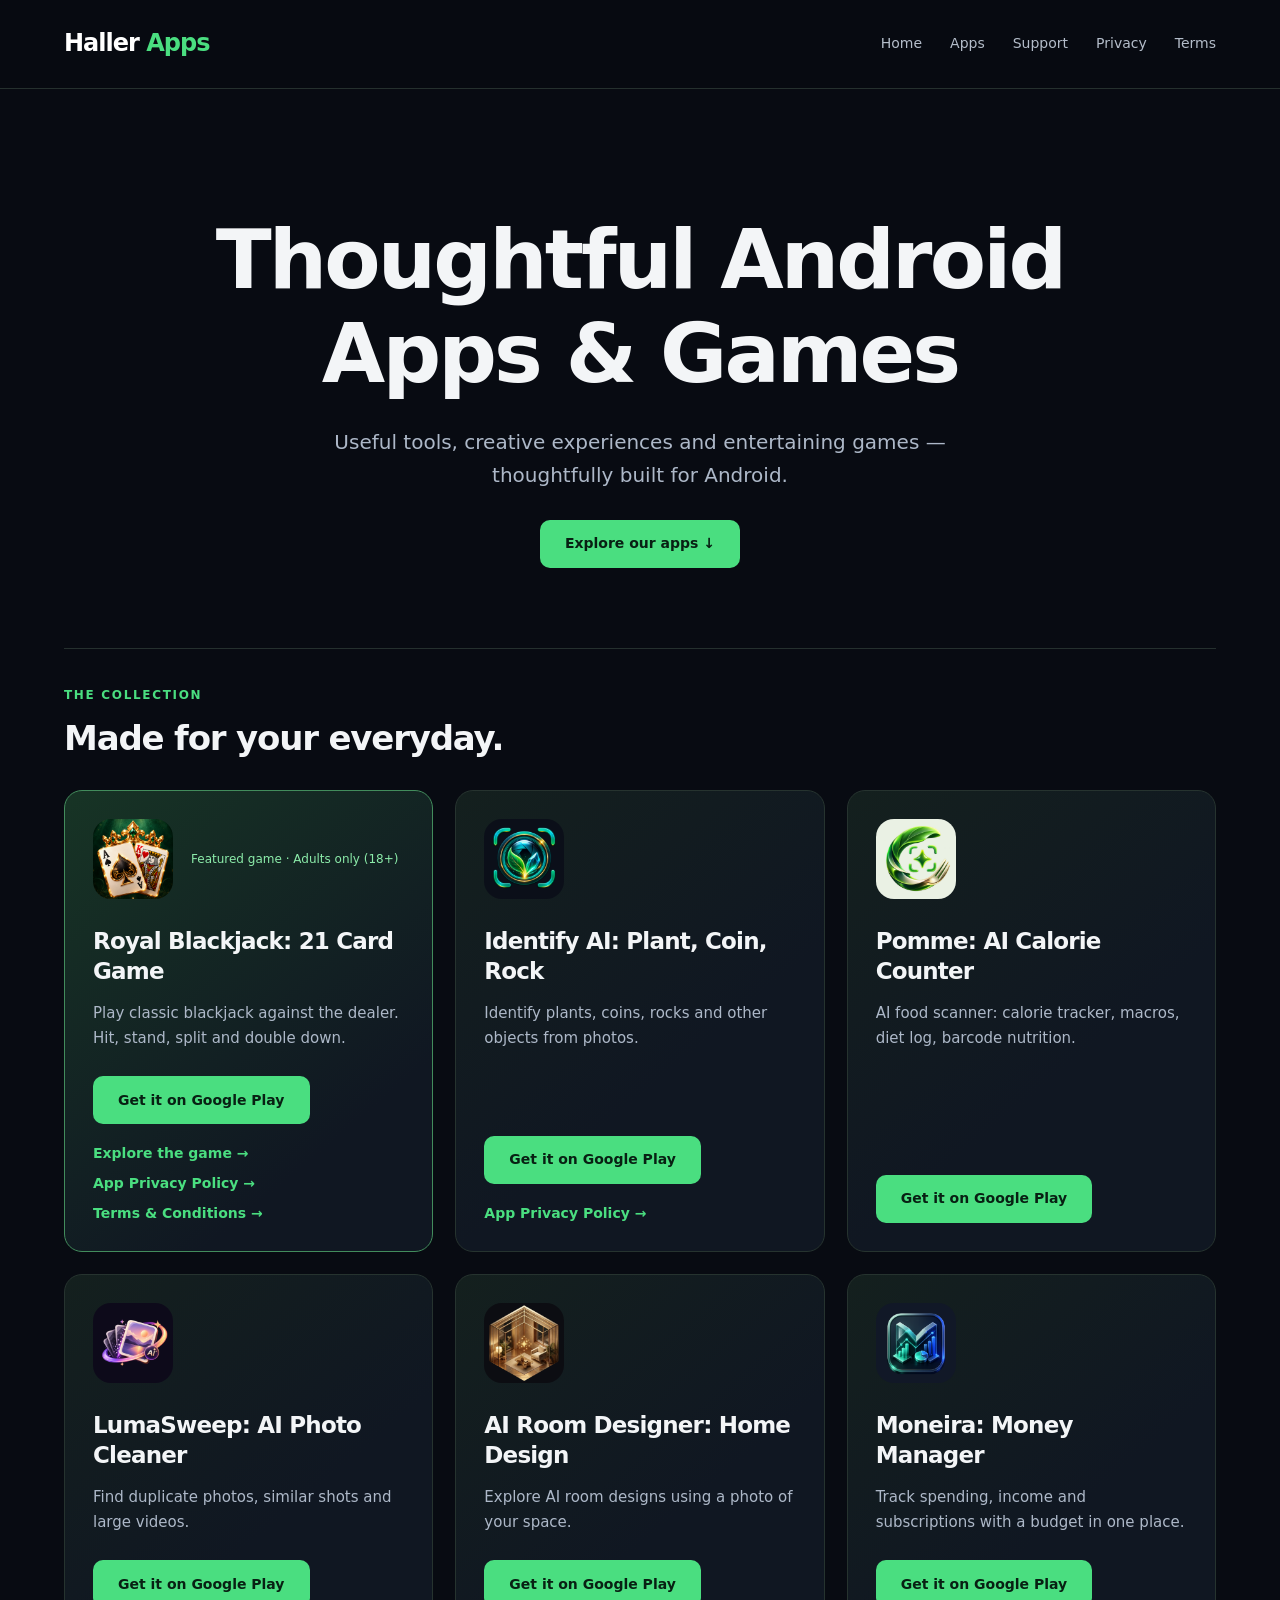
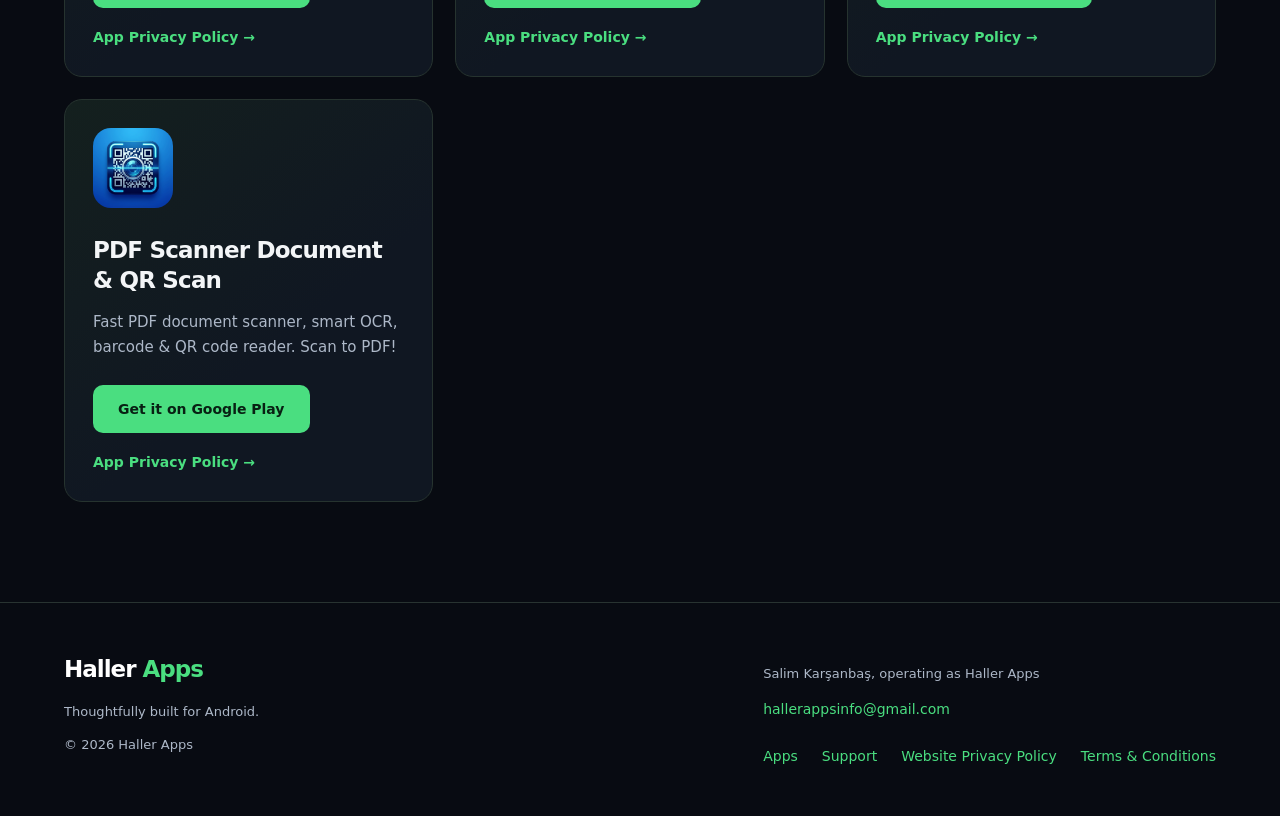
<file: index.html>
<!doctype html>
<html lang="en">
<head>
<meta charset="utf-8">
<meta name="viewport" content="width=device-width, initial-scale=1">
<title>Thoughtful Android Apps &amp; Games | Haller Apps</title>
<meta name="description" content="Useful tools, creative experiences and entertaining games — thoughtfully built for Android.">
<link rel="canonical" href="https://hallerapps.com/">
<meta property="og:type" content="website">
<meta property="og:site_name" content="Haller Apps">
<meta property="og:title" content="Thoughtful Android Apps &amp; Games">
<meta property="og:description" content="Useful tools, creative experiences and entertaining games — thoughtfully built for Android.">
<meta property="og:url" content="https://hallerapps.com/">
<meta property="og:image" content="https://hallerapps.com/assets/images-apps/royal-blackjack.png">
<link rel="icon" href="/assets/favicon.svg" type="image/svg+xml">
<link rel="stylesheet" href="/assets/css/style.css">
<link rel="stylesheet" href="/assets/css/legal.css">
</head>
<body class="">
<a class="skip-link" href="#main">Skip to content</a>
<header class="navbar">
<div class="container">
<a href="/" class="logo" aria-label="Haller Apps home">Haller<span> Apps</span>
</a>
<nav aria-label="Primary navigation">
<a href="/">Home</a>
<a href="/apps/">Apps</a>
<a href="/support/">Support</a>
<a href="/privacy/">Privacy</a>
<a href="/terms/">Terms</a>
</nav>
</div>
</header>
<main id="main">
<section class="hero">
<h1>Thoughtful Android Apps &amp; Games</h1>
<p>Useful tools, creative experiences and entertaining games — thoughtfully built for Android.</p>
<a class="button" href="#applications">Explore our apps ↓</a>
</section>
<section class="app-catalog container" id="applications" aria-label="Applications">
<div class="catalog-heading">
<span class="eyebrow">The collection</span>
<h2>Made for your everyday.</h2>
</div>
<!-- APP_CATALOG:home:START -->
<div class="app-grid">
<article class="card app-card app-card-featured">
    <div class="app-card-top">
        <img class="catalog-icon" src="/assets/images-apps/royal-blackjack.webp" alt="Royal Blackjack: 21 Card Game app icon" width="80" height="80" loading="lazy" decoding="async">
        <span class="catalog-featured">Featured game · Adults only (18+)</span>
    </div>
    <div class="card-content">
        <h3>Royal Blackjack: 21 Card Game</h3>
        <p>Play classic blackjack against the dealer. Hit, stand, split and double down.</p>
    </div>
    <div class="app-actions">
        <a class="button" href="https://play.google.com/store/apps/details?id=com.haller.royalcardclub">Get it on Google Play<span class="sr-only"> — Royal Blackjack: 21 Card Game</span></a>
        <div class="app-card-links">
            <a class="card-link" href="/apps/royal-blackjack/">Explore the game →</a>
            <a class="card-link" href="/apps/royal-blackjack/privacy/">App Privacy Policy →</a>
            <a class="card-link" href="/terms/">Terms &amp; Conditions →</a>
        </div>
    </div>
</article>
<article class="card app-card">
    <div class="app-card-top">
        <img class="catalog-icon" src="/assets/images-apps/identifyai.webp" alt="Identify AI: Plant, Coin, Rock app icon" width="80" height="80" loading="lazy" decoding="async">

    </div>
    <div class="card-content">
        <h3>Identify AI: Plant, Coin, Rock</h3>
        <p>Identify plants, coins, rocks and other objects from photos.</p>
    </div>
    <div class="app-actions">
        <a class="button" href="https://play.google.com/store/apps/details?id=com.haller.identifyai">Get it on Google Play<span class="sr-only"> — Identify AI: Plant, Coin, Rock</span></a>
        <div class="app-card-links">
            <a class="card-link" href="https://sites.google.com/view/identifyaiprivacy/home">App Privacy Policy →</a>
        </div>
    </div>
</article>
<article class="card app-card">
    <div class="app-card-top">
        <img class="catalog-icon" src="/assets/images-apps/calorieai.webp" alt="Pomme: AI Calorie Counter app icon" width="80" height="80" loading="lazy" decoding="async">

    </div>
    <div class="card-content">
        <h3>Pomme: AI Calorie Counter</h3>
        <p>AI food scanner: calorie tracker, macros, diet log, barcode nutrition.</p>
    </div>
    <div class="app-actions">
        <a class="button" href="https://play.google.com/store/apps/details?id=com.haller.calorieai">Get it on Google Play<span class="sr-only"> — Pomme: AI Calorie Counter</span></a>

    </div>
</article>
<article class="card app-card">
    <div class="app-card-top">
        <img class="catalog-icon" src="/assets/images-apps/lumasweep.webp" alt="LumaSweep: AI Photo Cleaner app icon" width="80" height="80" loading="lazy" decoding="async">

    </div>
    <div class="card-content">
        <h3>LumaSweep: AI Photo Cleaner</h3>
        <p>Find duplicate photos, similar shots and large videos.</p>
    </div>
    <div class="app-actions">
        <a class="button" href="https://play.google.com/store/apps/details?id=com.haller.lumasweep">Get it on Google Play<span class="sr-only"> — LumaSweep: AI Photo Cleaner</span></a>
        <div class="app-card-links">
            <a class="card-link" href="https://sites.google.com/view/lumasweepprivacy/home">App Privacy Policy →</a>
        </div>
    </div>
</article>
<article class="card app-card">
    <div class="app-card-top">
        <img class="catalog-icon" src="/assets/images-apps/roomdesigner.webp" alt="AI Room Designer: Home Design app icon" width="80" height="80" loading="lazy" decoding="async">

    </div>
    <div class="card-content">
        <h3>AI Room Designer: Home Design</h3>
        <p>Explore AI room designs using a photo of your space.</p>
    </div>
    <div class="app-actions">
        <a class="button" href="https://play.google.com/store/apps/details?id=com.haller.roomdesigner">Get it on Google Play<span class="sr-only"> — AI Room Designer: Home Design</span></a>
        <div class="app-card-links">
            <a class="card-link" href="https://sites.google.com/view/airoomdesignerprivacy/home">App Privacy Policy →</a>
        </div>
    </div>
</article>
<article class="card app-card">
    <div class="app-card-top">
        <img class="catalog-icon" src="/assets/images-apps/moneymanager.webp" alt="Moneira: Money Manager app icon" width="80" height="80" loading="lazy" decoding="async">

    </div>
    <div class="card-content">
        <h3>Moneira: Money Manager</h3>
        <p>Track spending, income and subscriptions with a budget in one place.</p>
    </div>
    <div class="app-actions">
        <a class="button" href="https://play.google.com/store/apps/details?id=com.haller.moneymanager">Get it on Google Play<span class="sr-only"> — Moneira: Money Manager</span></a>
        <div class="app-card-links">
            <a class="card-link" href="https://sites.google.com/view/moneiraprivacy/home">App Privacy Policy →</a>
        </div>
    </div>
</article>
<article class="card app-card">
    <div class="app-card-top">
        <img class="catalog-icon" src="/assets/images-apps/qrcode.webp" alt="PDF Scanner Document &amp; QR Scan app icon" width="80" height="80" loading="lazy" decoding="async">

    </div>
    <div class="card-content">
        <h3>PDF Scanner Document &amp; QR Scan</h3>
        <p>Fast PDF document scanner, smart OCR, barcode &amp; QR code reader. Scan to PDF!</p>
    </div>
    <div class="app-actions">
        <a class="button" href="https://play.google.com/store/apps/details?id=com.haller.qrcode">Get it on Google Play<span class="sr-only"> — PDF Scanner Document &amp; QR Scan</span></a>
        <div class="app-card-links">
            <a class="card-link" href="/apps/qr-scanner/privacy/">App Privacy Policy →</a>
        </div>
    </div>
</article>
</div>
<!-- APP_CATALOG:home:END -->
</section>
</main>
<footer>
<div class="container footer-grid">
<div>
<a class="logo" href="/">Haller<span> Apps</span>
</a>
<p>Thoughtfully built for Android.</p>
<p>© 2026 Haller Apps</p>
</div>
<div>
<p>Salim Karşanbaş, operating as Haller Apps</p>
<a href="mailto:hallerappsinfo@gmail.com">hallerappsinfo@gmail.com</a>
<div class="footer-links">
<a href="/apps/">Apps</a>
<a href="/support/">Support</a>
<a href="/privacy/">Website Privacy Policy</a>
<a href="/terms/">Terms &amp; Conditions</a>
</div>
</div>
</div>
</footer>
<script src="/assets/js/main.js" defer>
</script>
</body>
</html>
</file>
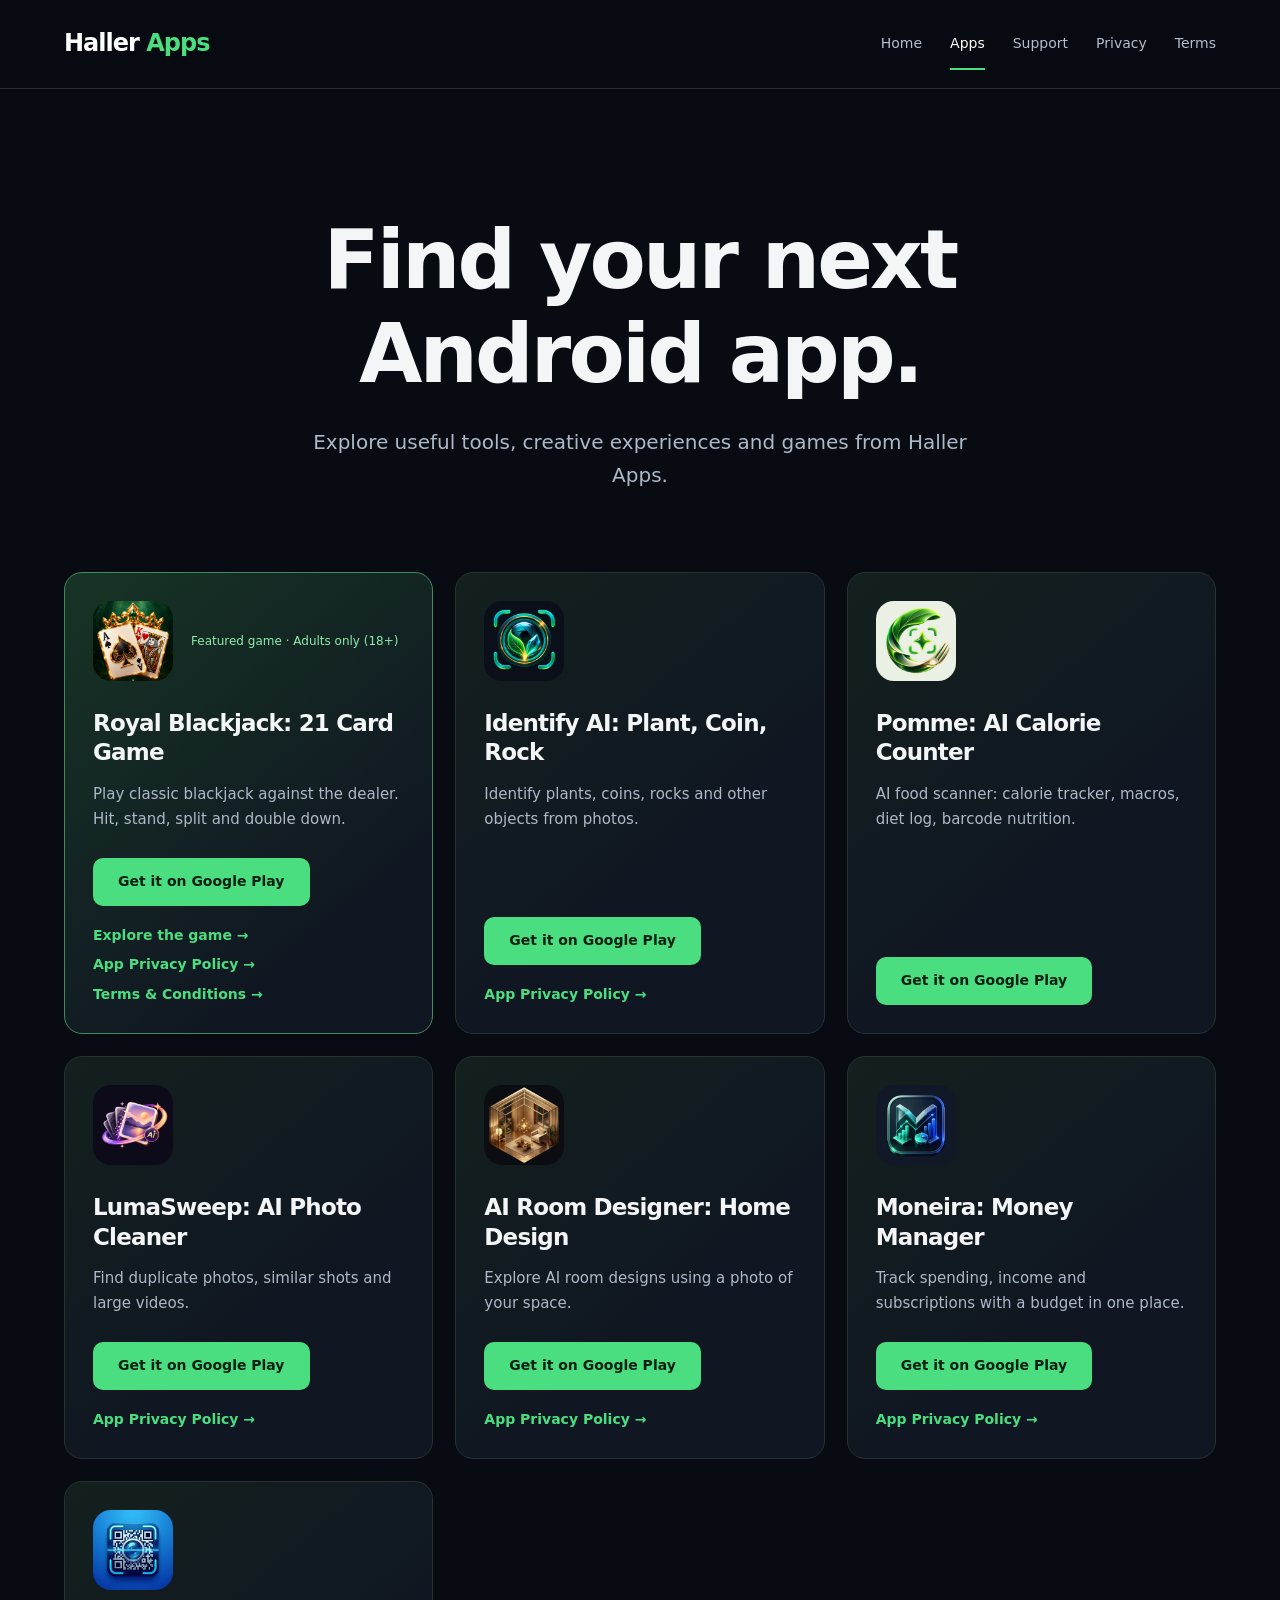
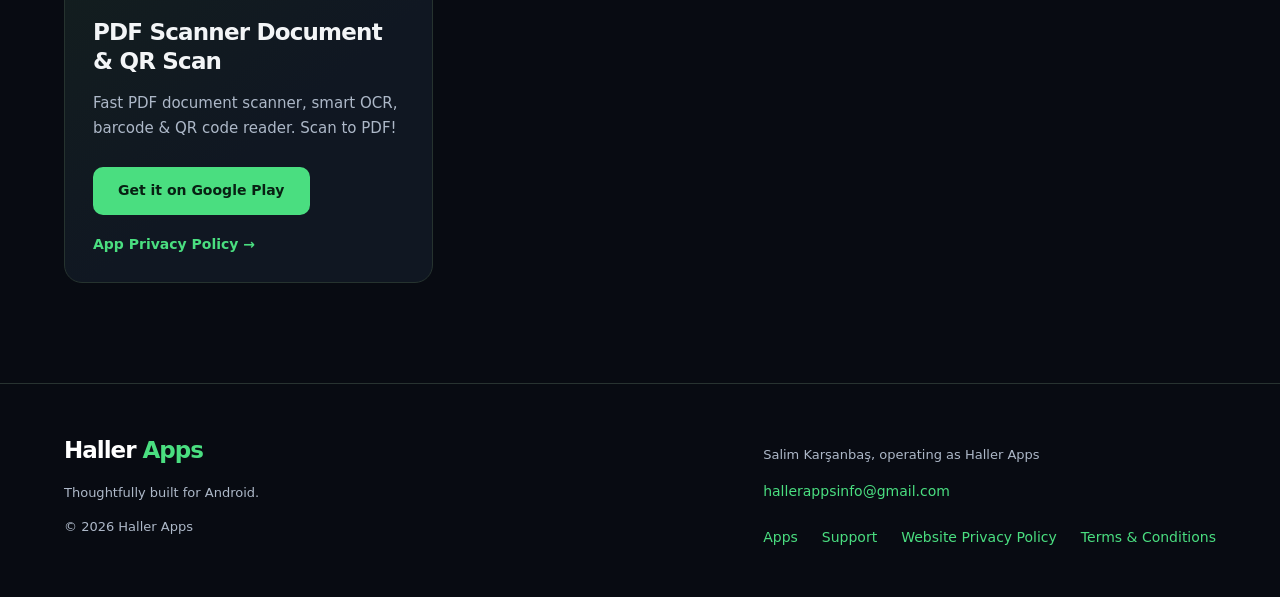
<file: apps/index.html>
<!doctype html>
<html lang="en">
<head>
<meta charset="utf-8">
<meta name="viewport" content="width=device-width, initial-scale=1">
<title>Find your next Android app. | Haller Apps</title>
<meta name="description" content="Explore useful tools, creative experiences and games from Haller Apps.">
<link rel="canonical" href="https://hallerapps.com/apps/">
<meta property="og:type" content="website">
<meta property="og:site_name" content="Haller Apps">
<meta property="og:title" content="Find your next Android app.">
<meta property="og:description" content="Explore useful tools, creative experiences and games from Haller Apps.">
<meta property="og:url" content="https://hallerapps.com/apps/">
<meta property="og:image" content="https://hallerapps.com/assets/images-apps/royal-blackjack.png">
<link rel="icon" href="/assets/favicon.svg" type="image/svg+xml">
<link rel="stylesheet" href="/assets/css/style.css">
<link rel="stylesheet" href="/assets/css/legal.css">
</head>
<body class="">
<a class="skip-link" href="#main">Skip to content</a>
<header class="navbar">
<div class="container">
<a href="/" class="logo" aria-label="Haller Apps home">Haller<span> Apps</span>
</a>
<nav aria-label="Primary navigation">
<a href="/">Home</a>
<a href="/apps/">Apps</a>
<a href="/support/">Support</a>
<a href="/privacy/">Privacy</a>
<a href="/terms/">Terms</a>
</nav>
</div>
</header>
<main id="main">
<section class="hero">
<h1>Find your next Android app.</h1>
<p>Explore useful tools, creative experiences and games from Haller Apps.</p>
</section>
<section class="app-catalog container" id="applications" aria-label="Applications">
<!-- APP_CATALOG:catalog:START -->
<div class="app-grid">
<article class="card app-card app-card-featured">
    <div class="app-card-top">
        <img class="catalog-icon" src="/assets/images-apps/royal-blackjack.webp" alt="Royal Blackjack: 21 Card Game app icon" width="80" height="80" loading="lazy" decoding="async">
        <span class="catalog-featured">Featured game · Adults only (18+)</span>
    </div>
    <div class="card-content">
        <h2>Royal Blackjack: 21 Card Game</h2>
        <p>Play classic blackjack against the dealer. Hit, stand, split and double down.</p>
    </div>
    <div class="app-actions">
        <a class="button" href="https://play.google.com/store/apps/details?id=com.haller.royalcardclub">Get it on Google Play<span class="sr-only"> — Royal Blackjack: 21 Card Game</span></a>
        <div class="app-card-links">
            <a class="card-link" href="/apps/royal-blackjack/">Explore the game →</a>
            <a class="card-link" href="/apps/royal-blackjack/privacy/">App Privacy Policy →</a>
            <a class="card-link" href="/terms/">Terms &amp; Conditions →</a>
        </div>
    </div>
</article>
<article class="card app-card">
    <div class="app-card-top">
        <img class="catalog-icon" src="/assets/images-apps/identifyai.webp" alt="Identify AI: Plant, Coin, Rock app icon" width="80" height="80" loading="lazy" decoding="async">

    </div>
    <div class="card-content">
        <h2>Identify AI: Plant, Coin, Rock</h2>
        <p>Identify plants, coins, rocks and other objects from photos.</p>
    </div>
    <div class="app-actions">
        <a class="button" href="https://play.google.com/store/apps/details?id=com.haller.identifyai">Get it on Google Play<span class="sr-only"> — Identify AI: Plant, Coin, Rock</span></a>
        <div class="app-card-links">
            <a class="card-link" href="https://sites.google.com/view/identifyaiprivacy/home">App Privacy Policy →</a>
        </div>
    </div>
</article>
<article class="card app-card">
    <div class="app-card-top">
        <img class="catalog-icon" src="/assets/images-apps/calorieai.webp" alt="Pomme: AI Calorie Counter app icon" width="80" height="80" loading="lazy" decoding="async">

    </div>
    <div class="card-content">
        <h2>Pomme: AI Calorie Counter</h2>
        <p>AI food scanner: calorie tracker, macros, diet log, barcode nutrition.</p>
    </div>
    <div class="app-actions">
        <a class="button" href="https://play.google.com/store/apps/details?id=com.haller.calorieai">Get it on Google Play<span class="sr-only"> — Pomme: AI Calorie Counter</span></a>

    </div>
</article>
<article class="card app-card">
    <div class="app-card-top">
        <img class="catalog-icon" src="/assets/images-apps/lumasweep.webp" alt="LumaSweep: AI Photo Cleaner app icon" width="80" height="80" loading="lazy" decoding="async">

    </div>
    <div class="card-content">
        <h2>LumaSweep: AI Photo Cleaner</h2>
        <p>Find duplicate photos, similar shots and large videos.</p>
    </div>
    <div class="app-actions">
        <a class="button" href="https://play.google.com/store/apps/details?id=com.haller.lumasweep">Get it on Google Play<span class="sr-only"> — LumaSweep: AI Photo Cleaner</span></a>
        <div class="app-card-links">
            <a class="card-link" href="https://sites.google.com/view/lumasweepprivacy/home">App Privacy Policy →</a>
        </div>
    </div>
</article>
<article class="card app-card">
    <div class="app-card-top">
        <img class="catalog-icon" src="/assets/images-apps/roomdesigner.webp" alt="AI Room Designer: Home Design app icon" width="80" height="80" loading="lazy" decoding="async">

    </div>
    <div class="card-content">
        <h2>AI Room Designer: Home Design</h2>
        <p>Explore AI room designs using a photo of your space.</p>
    </div>
    <div class="app-actions">
        <a class="button" href="https://play.google.com/store/apps/details?id=com.haller.roomdesigner">Get it on Google Play<span class="sr-only"> — AI Room Designer: Home Design</span></a>
        <div class="app-card-links">
            <a class="card-link" href="https://sites.google.com/view/airoomdesignerprivacy/home">App Privacy Policy →</a>
        </div>
    </div>
</article>
<article class="card app-card">
    <div class="app-card-top">
        <img class="catalog-icon" src="/assets/images-apps/moneymanager.webp" alt="Moneira: Money Manager app icon" width="80" height="80" loading="lazy" decoding="async">

    </div>
    <div class="card-content">
        <h2>Moneira: Money Manager</h2>
        <p>Track spending, income and subscriptions with a budget in one place.</p>
    </div>
    <div class="app-actions">
        <a class="button" href="https://play.google.com/store/apps/details?id=com.haller.moneymanager">Get it on Google Play<span class="sr-only"> — Moneira: Money Manager</span></a>
        <div class="app-card-links">
            <a class="card-link" href="https://sites.google.com/view/moneiraprivacy/home">App Privacy Policy →</a>
        </div>
    </div>
</article>
<article class="card app-card">
    <div class="app-card-top">
        <img class="catalog-icon" src="/assets/images-apps/qrcode.webp" alt="PDF Scanner Document &amp; QR Scan app icon" width="80" height="80" loading="lazy" decoding="async">

    </div>
    <div class="card-content">
        <h2>PDF Scanner Document &amp; QR Scan</h2>
        <p>Fast PDF document scanner, smart OCR, barcode &amp; QR code reader. Scan to PDF!</p>
    </div>
    <div class="app-actions">
        <a class="button" href="https://play.google.com/store/apps/details?id=com.haller.qrcode">Get it on Google Play<span class="sr-only"> — PDF Scanner Document &amp; QR Scan</span></a>
        <div class="app-card-links">
            <a class="card-link" href="/apps/qr-scanner/privacy/">App Privacy Policy →</a>
        </div>
    </div>
</article>
</div>
<!-- APP_CATALOG:catalog:END -->
</section>
</main>
<footer>
<div class="container footer-grid">
<div>
<a class="logo" href="/">Haller<span> Apps</span>
</a>
<p>Thoughtfully built for Android.</p>
<p>© 2026 Haller Apps</p>
</div>
<div>
<p>Salim Karşanbaş, operating as Haller Apps</p>
<a href="mailto:hallerappsinfo@gmail.com">hallerappsinfo@gmail.com</a>
<div class="footer-links">
<a href="/apps/">Apps</a>
<a href="/support/">Support</a>
<a href="/privacy/">Website Privacy Policy</a>
<a href="/terms/">Terms &amp; Conditions</a>
</div>
</div>
</div>
</footer>
<script src="/assets/js/main.js" defer>
</script>
</body>
</html>
</file>
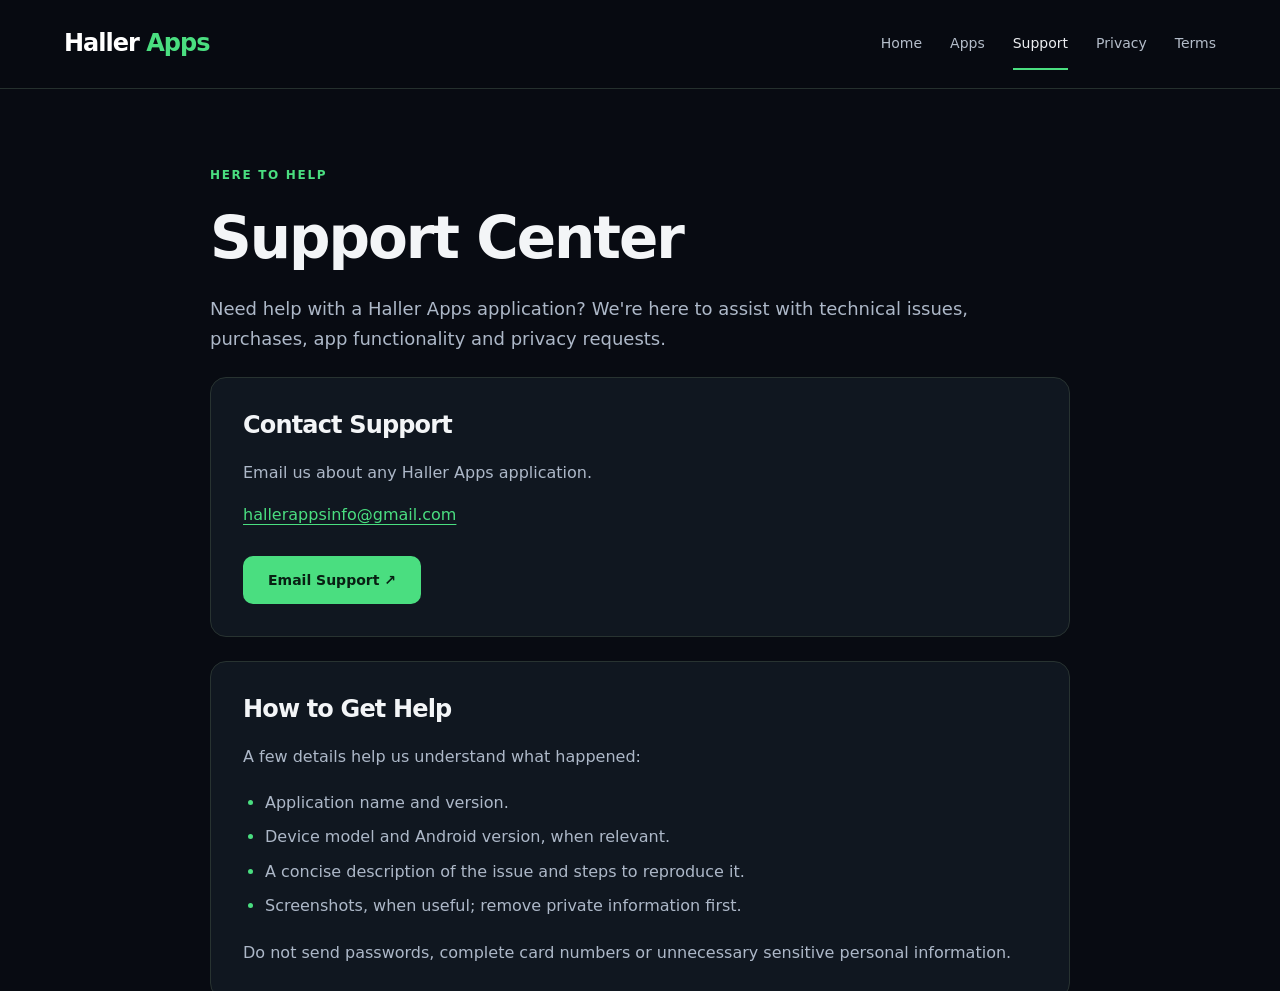
<file: contact/index.html>
<!doctype html>
<html lang="en">
<head>
<meta charset="utf-8">
<meta name="viewport" content="width=device-width, initial-scale=1">
<meta http-equiv="refresh" content="0; url=/support/">
<title>Contact Support | Haller Apps</title>
<meta name="description" content="Contact Haller Apps support.">
<link rel="canonical" href="https://hallerapps.com/contact/">
<meta property="og:type" content="website">
<meta property="og:site_name" content="Haller Apps">
<meta property="og:title" content="Contact Support">
<meta property="og:description" content="Contact Haller Apps support.">
<meta property="og:url" content="https://hallerapps.com/contact/">
<meta property="og:image" content="https://hallerapps.com/assets/images-apps/royal-blackjack.png">
<link rel="icon" href="/assets/favicon.svg" type="image/svg+xml">
<link rel="stylesheet" href="/assets/css/style.css">
<link rel="stylesheet" href="/assets/css/legal.css">
</head>
<body class="">
<a class="skip-link" href="#main">Skip to content</a>
<header class="navbar">
<div class="container">
<a href="/" class="logo" aria-label="Haller Apps home">Haller<span> Apps</span>
</a>
<nav aria-label="Primary navigation">
<a href="/">Home</a>
<a href="/apps/">Apps</a>
<a href="/support/">Support</a>
<a href="/privacy/">Privacy</a>
<a href="/terms/">Terms</a>
</nav>
</div>
</header>
<main id="main" class="page">
<h1>Contact Support</h1>
<p>For application, purchase and privacy questions, visit our Support Center.</p>
<a class="button" href="/support/">Go to Support</a>
<p>
<a href="mailto:hallerappsinfo@gmail.com">hallerappsinfo@gmail.com</a>
</p>
</main>
<footer>
<div class="container footer-grid">
<div>
<a class="logo" href="/">Haller<span> Apps</span>
</a>
<p>Thoughtfully built for Android.</p>
<p>© 2026 Haller Apps</p>
</div>
<div>
<p>Salim Karşanbaş, operating as Haller Apps</p>
<a href="mailto:hallerappsinfo@gmail.com">hallerappsinfo@gmail.com</a>
<div class="footer-links">
<a href="/apps/">Apps</a>
<a href="/support/">Support</a>
<a href="/privacy/">Website Privacy Policy</a>
<a href="/terms/">Terms &amp; Conditions</a>
</div>
</div>
</div>
</footer>
<script src="/assets/js/main.js" defer>
</script>
</body>
</html>
</file>
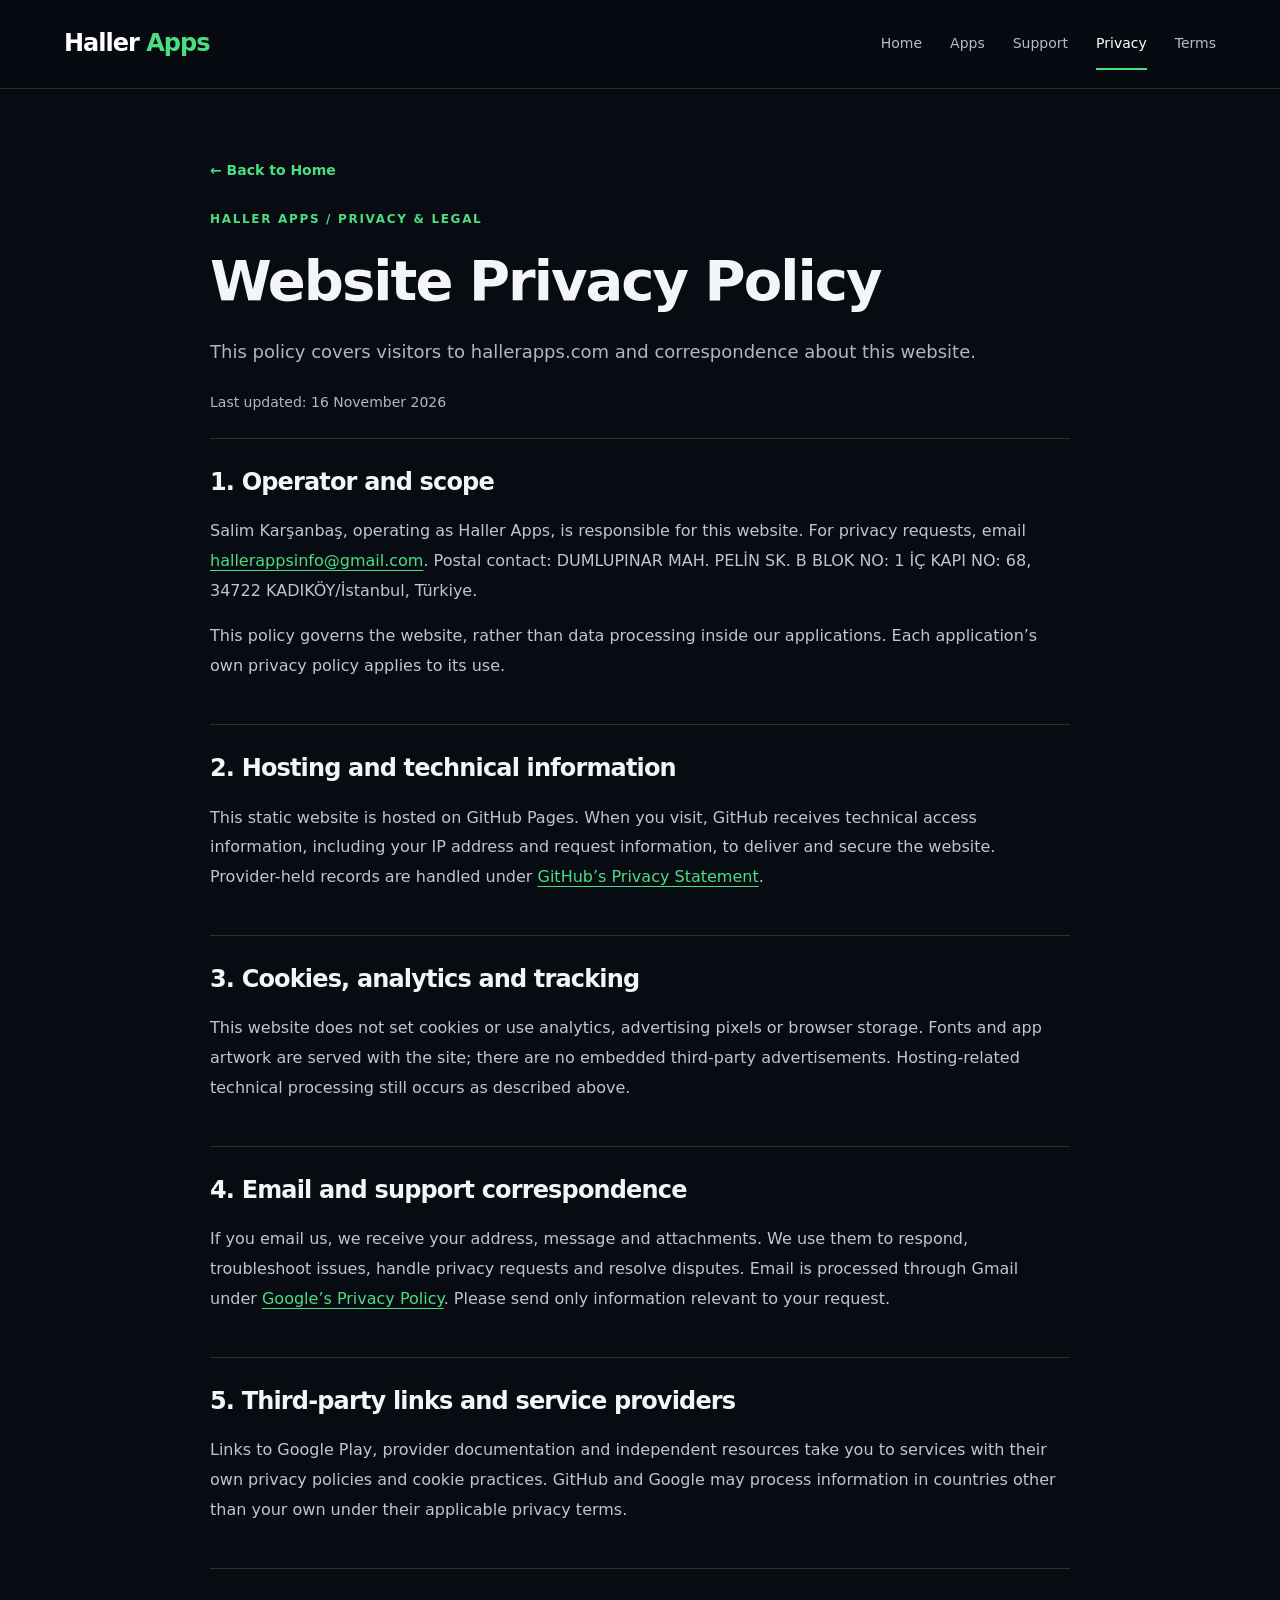
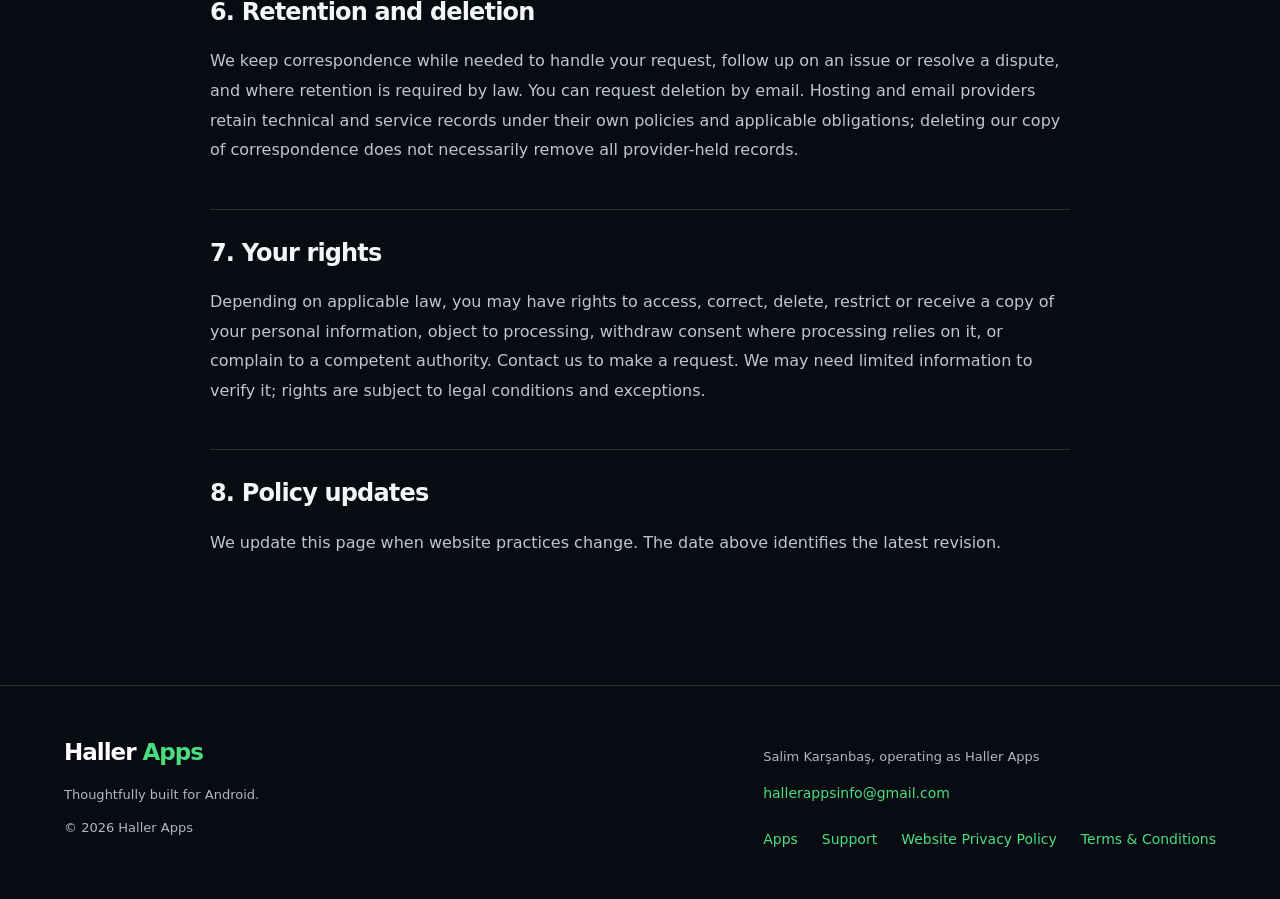
<file: privacy/index.html>
<!doctype html>
<html lang="en">
<head>
<meta charset="utf-8">
<meta name="viewport" content="width=device-width, initial-scale=1">
<title>Website Privacy Policy | Haller Apps</title>
<meta name="description" content="This policy covers visitors to hallerapps.com and correspondence about this website.">
<link rel="canonical" href="https://hallerapps.com/privacy/">
<meta property="og:type" content="website">
<meta property="og:site_name" content="Haller Apps">
<meta property="og:title" content="Website Privacy Policy">
<meta property="og:description" content="This policy covers visitors to hallerapps.com and correspondence about this website.">
<meta property="og:url" content="https://hallerapps.com/privacy/">
<meta property="og:image" content="https://hallerapps.com/assets/images-apps/royal-blackjack.png">
<link rel="icon" href="/assets/favicon.svg" type="image/svg+xml">
<link rel="stylesheet" href="/assets/css/style.css">
<link rel="stylesheet" href="/assets/css/legal.css">
</head>
<body class="">
<a class="skip-link" href="#main">Skip to content</a>
<header class="navbar">
<div class="container">
<a href="/" class="logo" aria-label="Haller Apps home">Haller<span> Apps</span>
</a>
<nav aria-label="Primary navigation">
<a href="/">Home</a>
<a href="/apps/">Apps</a>
<a href="/support/">Support</a>
<a href="/privacy/">Privacy</a>
<a href="/terms/">Terms</a>
</nav>
</div>
</header>
<main id="main" class="page legal-page">
<div class="back-links">
<a class="card-link" href="/">← Back to Home</a>
</div>
<div class="legal-heading">
<span class="eyebrow">Haller Apps / Privacy &amp; legal</span>
<h1>Website Privacy Policy</h1>
</div>
<p>This policy covers visitors to hallerapps.com and correspondence about this website.</p>
<p class="updated">Last updated: <time datetime="2026-11-16">16 November 2026</time>
</p>
<section class="support-card">
<h2>1. Operator and scope</h2>
<p>Salim Karşanbaş, operating as Haller Apps, is responsible for this website. For privacy requests, email <a href="mailto:hallerappsinfo@gmail.com">hallerappsinfo@gmail.com</a>. Postal contact: DUMLUPINAR MAH. PELİN SK. B BLOK NO: 1 İÇ KAPI NO: 68, 34722 KADIKÖY/İstanbul, Türkiye.</p>
<p>This policy governs the website, rather than data processing inside our applications. Each application’s own privacy policy applies to its use.</p>
</section>
<section class="support-card">
<h2>2. Hosting and technical information</h2>
<p>This static website is hosted on GitHub Pages. When you visit, GitHub receives technical access information, including your IP address and request information, to deliver and secure the website. Provider-held records are handled under <a href="https://docs.github.com/en/site-policy/privacy-policies/github-general-privacy-statement">GitHub’s Privacy Statement</a>.</p>
</section>
<section class="support-card">
<h2>3. Cookies, analytics and tracking</h2>
<p>This website does not set cookies or use analytics, advertising pixels or browser storage. Fonts and app artwork are served with the site; there are no embedded third-party advertisements. Hosting-related technical processing still occurs as described above.</p>
</section>
<section class="support-card">
<h2>4. Email and support correspondence</h2>
<p>If you email us, we receive your address, message and attachments. We use them to respond, troubleshoot issues, handle privacy requests and resolve disputes. Email is processed through Gmail under <a href="https://policies.google.com/privacy">Google’s Privacy Policy</a>. Please send only information relevant to your request.</p>
</section>
<section class="support-card">
<h2>5. Third-party links and service providers</h2>
<p>Links to Google Play, provider documentation and independent resources take you to services with their own privacy policies and cookie practices. GitHub and Google may process information in countries other than your own under their applicable privacy terms.</p>
</section>
<section class="support-card">
<h2>6. Retention and deletion</h2>
<p>We keep correspondence while needed to handle your request, follow up on an issue or resolve a dispute, and where retention is required by law. You can request deletion by email. Hosting and email providers retain technical and service records under their own policies and applicable obligations; deleting our copy of correspondence does not necessarily remove all provider-held records.</p>
</section>
<section class="support-card">
<h2>7. Your rights</h2>
<p>Depending on applicable law, you may have rights to access, correct, delete, restrict or receive a copy of your personal information, object to processing, withdraw consent where processing relies on it, or complain to a competent authority. Contact us to make a request. We may need limited information to verify it; rights are subject to legal conditions and exceptions.</p>
</section>
<section class="support-card">
<h2>8. Policy updates</h2>
<p>We update this page when website practices change. The date above identifies the latest revision.</p>
</section>
</main>
<footer>
<div class="container footer-grid">
<div>
<a class="logo" href="/">Haller<span> Apps</span>
</a>
<p>Thoughtfully built for Android.</p>
<p>© 2026 Haller Apps</p>
</div>
<div>
<p>Salim Karşanbaş, operating as Haller Apps</p>
<a href="mailto:hallerappsinfo@gmail.com">hallerappsinfo@gmail.com</a>
<div class="footer-links">
<a href="/apps/">Apps</a>
<a href="/support/">Support</a>
<a href="/privacy/">Website Privacy Policy</a>
<a href="/terms/">Terms &amp; Conditions</a>
</div>
</div>
</div>
</footer>
<script src="/assets/js/main.js" defer>
</script>
</body>
</html>
</file>
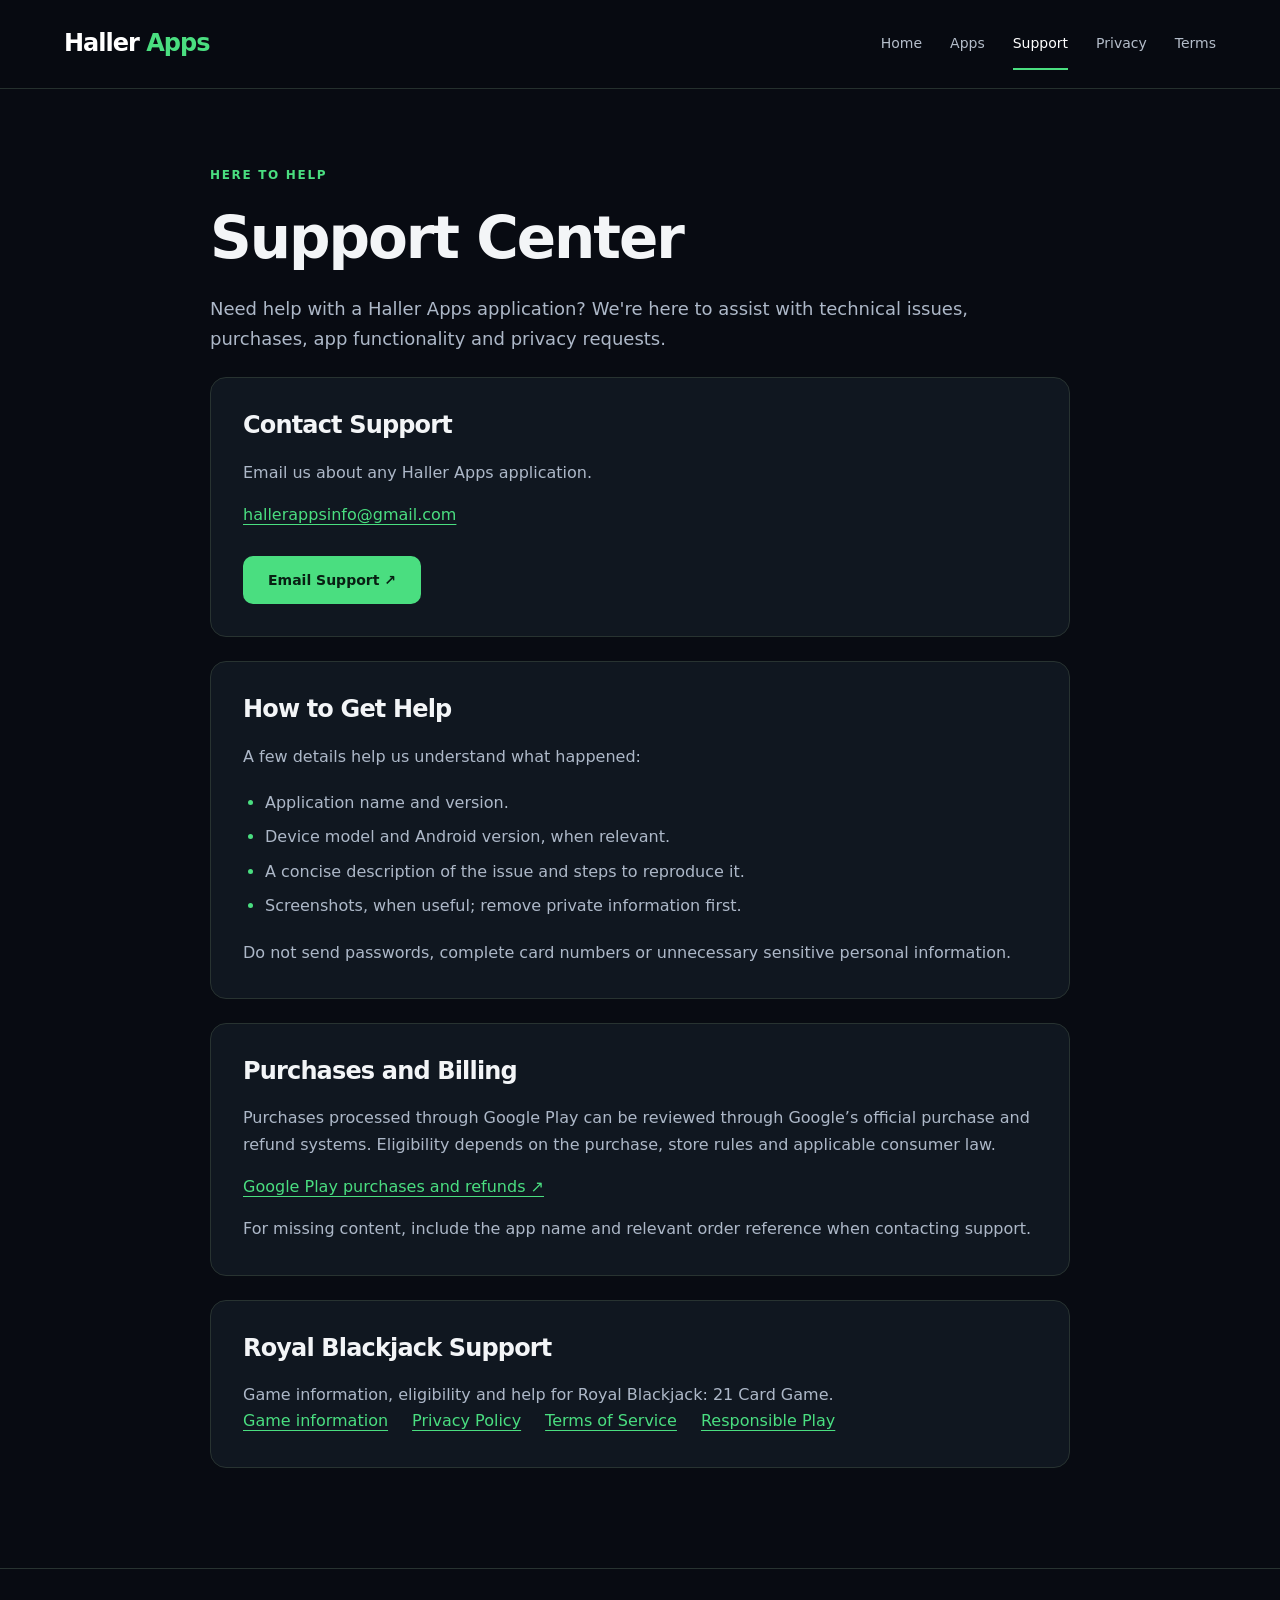
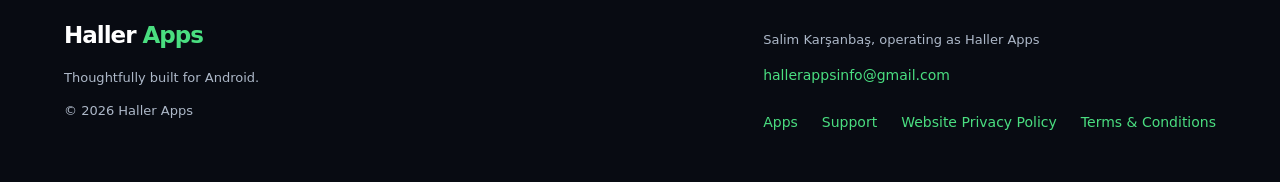
<file: support/index.html>
<!doctype html>
<html lang="en">
<head>
<meta charset="utf-8">
<meta name="viewport" content="width=device-width, initial-scale=1">
<title>Support Center | Haller Apps</title>
<meta name="description" content="Help with Haller Apps applications, purchases and privacy requests.">
<link rel="canonical" href="https://hallerapps.com/support/">
<meta property="og:type" content="website">
<meta property="og:site_name" content="Haller Apps">
<meta property="og:title" content="Support Center">
<meta property="og:description" content="Help with Haller Apps applications, purchases and privacy requests.">
<meta property="og:url" content="https://hallerapps.com/support/">
<meta property="og:image" content="https://hallerapps.com/assets/images-apps/royal-blackjack.png">
<link rel="icon" href="/assets/favicon.svg" type="image/svg+xml">
<link rel="stylesheet" href="/assets/css/style.css">
<link rel="stylesheet" href="/assets/css/legal.css">
</head>
<body class="">
<a class="skip-link" href="#main">Skip to content</a>
<header class="navbar">
<div class="container">
<a href="/" class="logo" aria-label="Haller Apps home">Haller<span> Apps</span>
</a>
<nav aria-label="Primary navigation">
<a href="/">Home</a>
<a href="/apps/">Apps</a>
<a href="/support/">Support</a>
<a href="/privacy/">Privacy</a>
<a href="/terms/">Terms</a>
</nav>
</div>
</header>
<main id="main" class="page">
<span class="eyebrow">Here to help</span>
<h1>Support Center</h1>
<p>Need help with a Haller Apps application? We're here to assist with technical issues, purchases, app functionality and privacy requests.</p>
<section class="support-card">
<h2>Contact Support</h2>
<p>Email us about any Haller Apps application.</p>
<p>
<a href="mailto:hallerappsinfo@gmail.com">hallerappsinfo@gmail.com</a>
</p>
<a class="button" href="mailto:hallerappsinfo@gmail.com?subject=Haller%20Apps%20Support">Email Support ↗</a>
</section>
<section class="support-card">
<h2>How to Get Help</h2>
<p>A few details help us understand what happened:</p>
<ul>
<li>Application name and version.</li>
<li>Device model and Android version, when relevant.</li>
<li>A concise description of the issue and steps to reproduce it.</li>
<li>Screenshots, when useful; remove private information first.</li>
</ul>
<p>Do not send passwords, complete card numbers or unnecessary sensitive personal information.</p>
</section>
<section class="support-card">
<h2>Purchases and Billing</h2>
<p>Purchases processed through Google Play can be reviewed through Google’s official purchase and refund systems. Eligibility depends on the purchase, store rules and applicable consumer law.</p>
<p>
<a href="https://support.google.com/googleplay/answer/2479637">Google Play purchases and refunds ↗</a>
</p>
<p>For missing content, include the app name and relevant order reference when contacting support.</p>
</section>
<section class="support-card" id="royal-blackjack-support">
<h2>Royal Blackjack Support</h2>
<p>Game information, eligibility and help for Royal Blackjack: 21 Card Game.</p>
<div class="legal-links">
<a href="/apps/royal-blackjack/">Game information</a>
<a href="/apps/royal-blackjack/privacy/">Privacy Policy</a>
<a href="/apps/royal-blackjack/terms/">Terms of Service</a>
<a href="/apps/royal-blackjack/#responsible-play">Responsible Play</a>
</div>
</section>
</main>
<footer>
<div class="container footer-grid">
<div>
<a class="logo" href="/">Haller<span> Apps</span>
</a>
<p>Thoughtfully built for Android.</p>
<p>© 2026 Haller Apps</p>
</div>
<div>
<p>Salim Karşanbaş, operating as Haller Apps</p>
<a href="mailto:hallerappsinfo@gmail.com">hallerappsinfo@gmail.com</a>
<div class="footer-links">
<a href="/apps/">Apps</a>
<a href="/support/">Support</a>
<a href="/privacy/">Website Privacy Policy</a>
<a href="/terms/">Terms &amp; Conditions</a>
</div>
</div>
</div>
</footer>
<script src="/assets/js/main.js" defer>
</script>
</body>
</html>
</file>
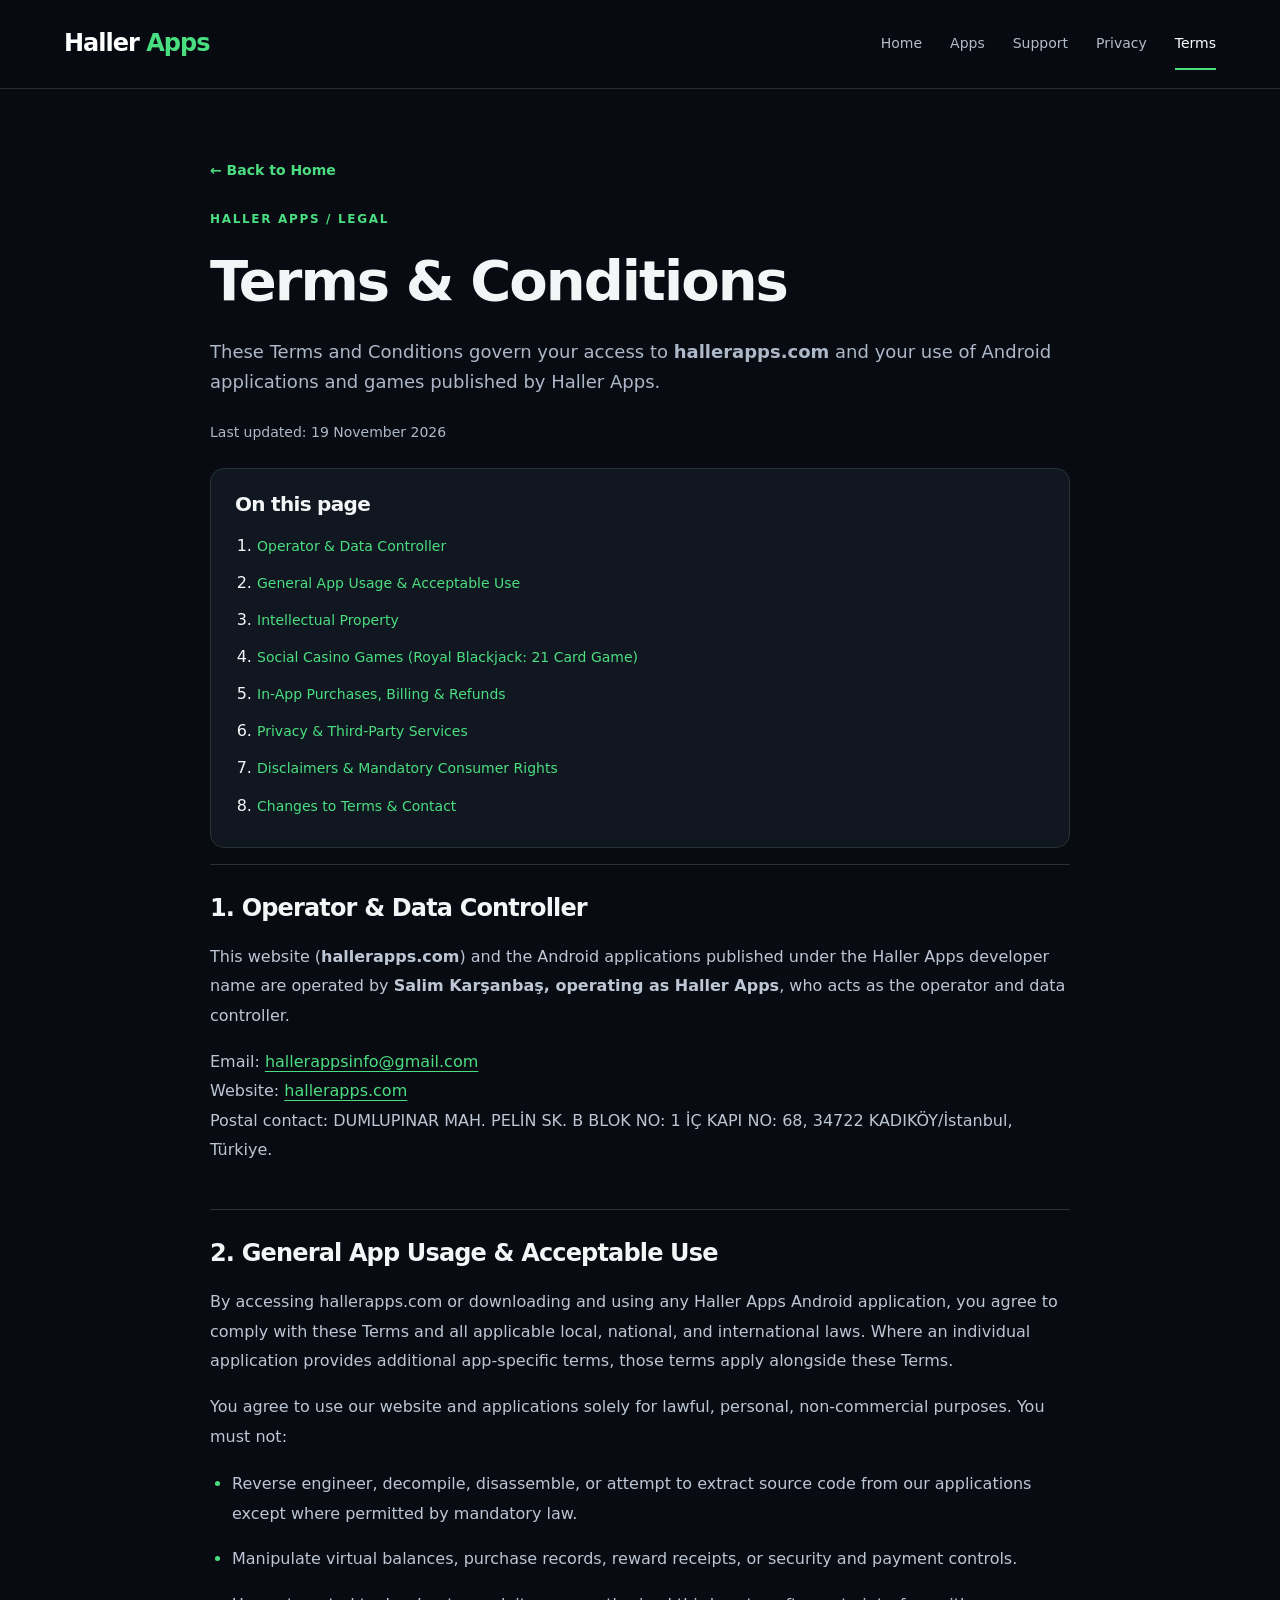
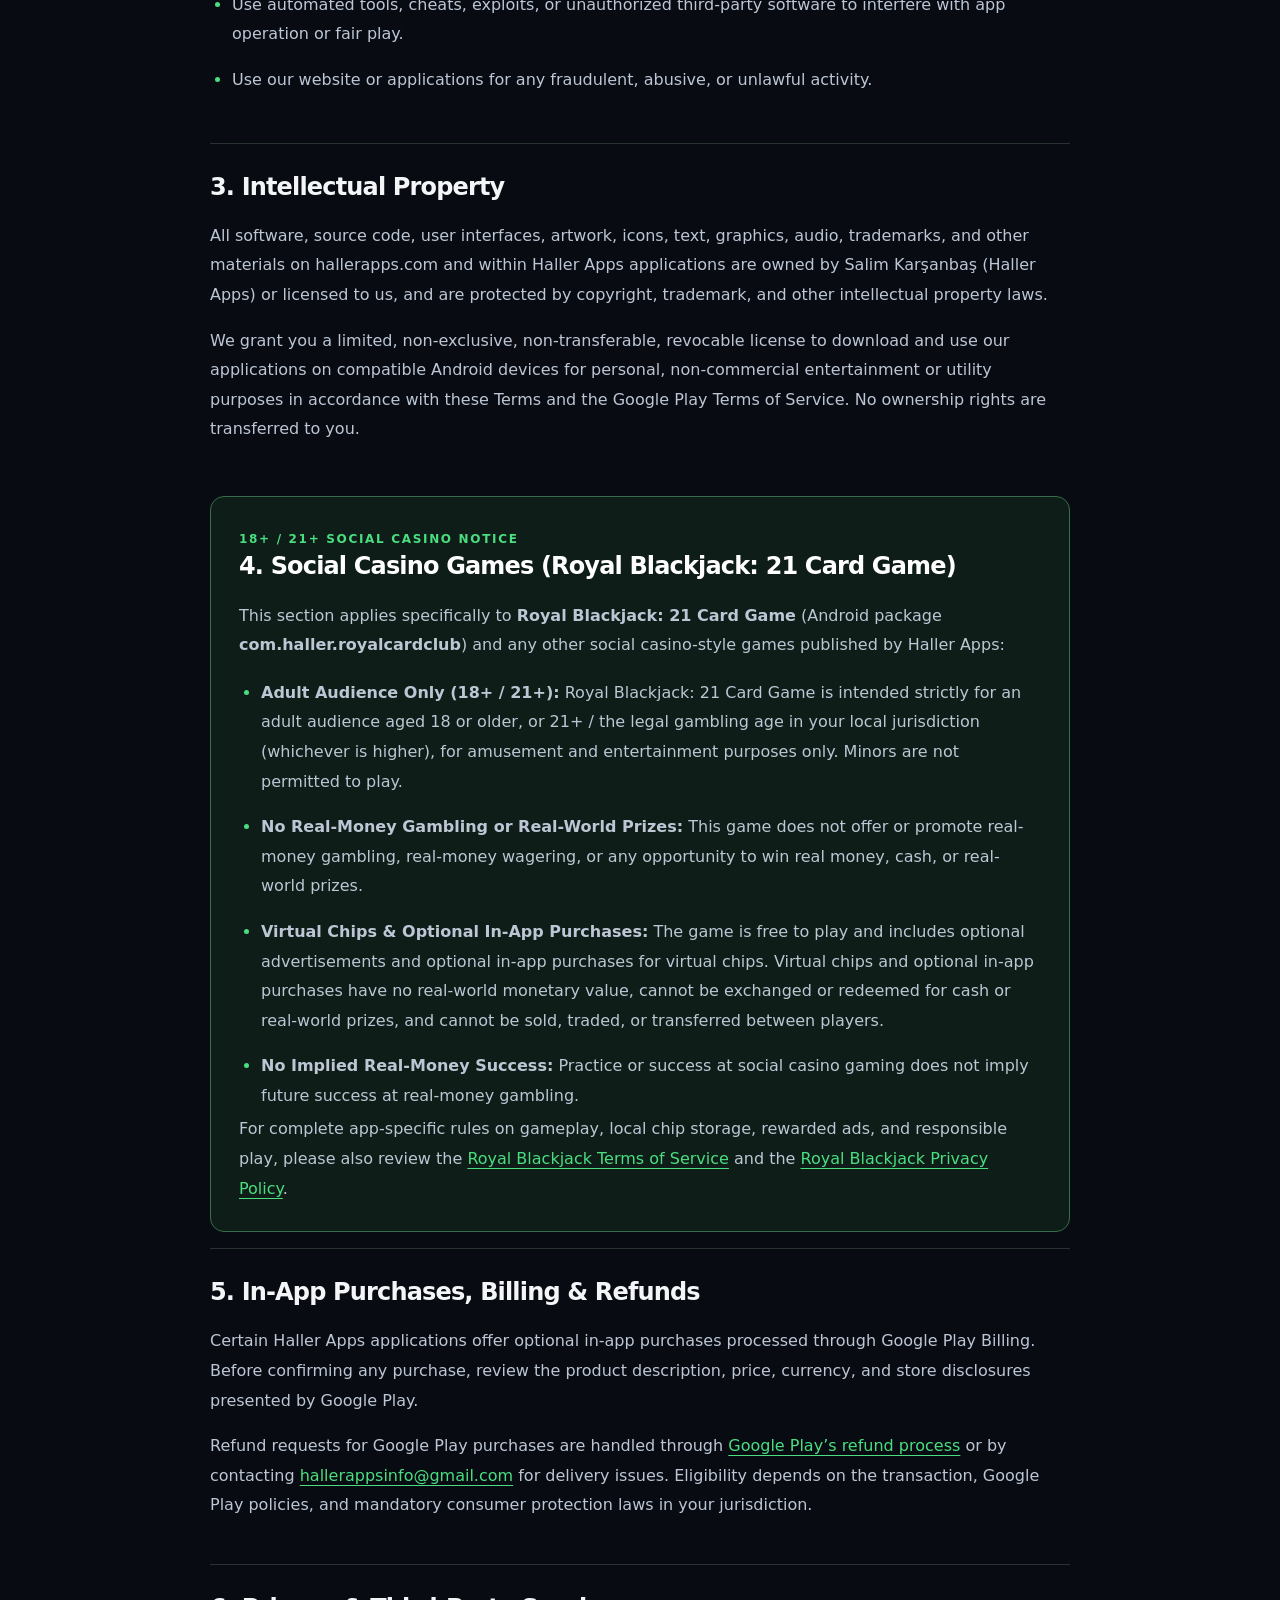
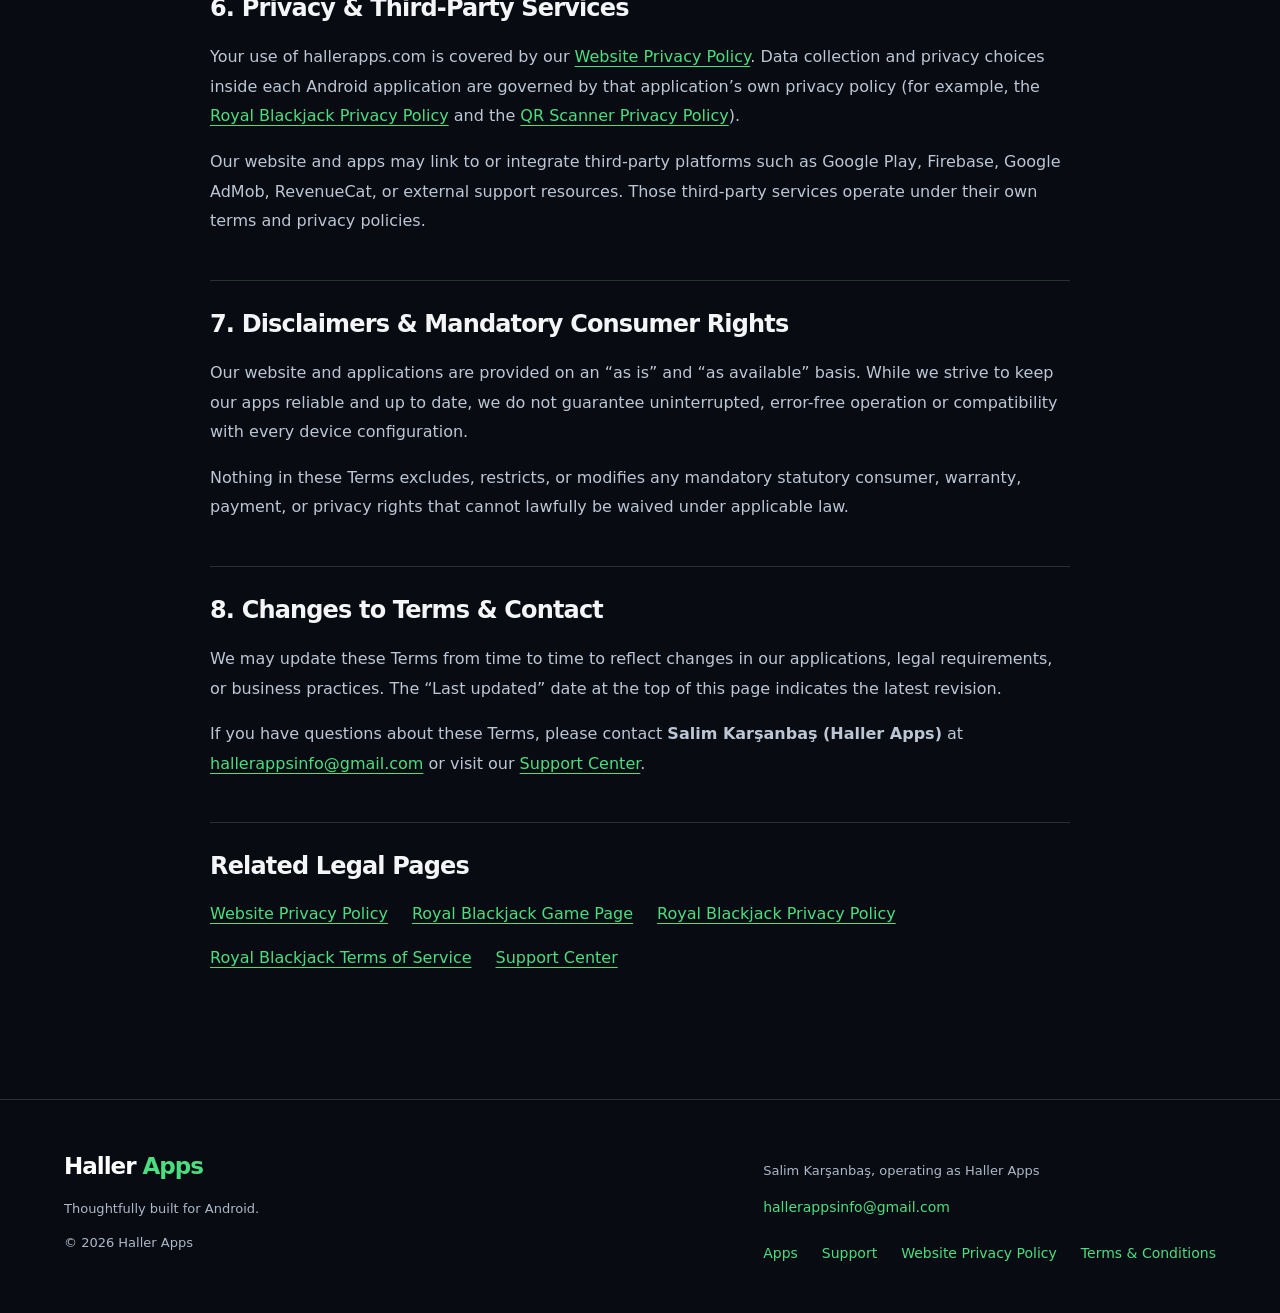
<file: terms/index.html>
<!doctype html>
<html lang="en">
<head>
<meta charset="utf-8">
<meta name="viewport" content="width=device-width, initial-scale=1">
<title>Terms &amp; Conditions | Haller Apps</title>
<meta name="description" content="Terms and Conditions for hallerapps.com and Haller Apps Android applications, including social casino game terms for Royal Blackjack: 21 Card Game.">
<link rel="canonical" href="https://hallerapps.com/terms/">
<meta property="og:type" content="website">
<meta property="og:site_name" content="Haller Apps">
<meta property="og:title" content="Terms &amp; Conditions">
<meta property="og:description" content="Terms and Conditions for hallerapps.com and Haller Apps Android applications, including social casino game terms for Royal Blackjack: 21 Card Game.">
<meta property="og:url" content="https://hallerapps.com/terms/">
<meta property="og:image" content="https://hallerapps.com/assets/images-apps/royal-blackjack.png">
<link rel="icon" href="/assets/favicon.svg" type="image/svg+xml">
<link rel="stylesheet" href="/assets/css/style.css">
<link rel="stylesheet" href="/assets/css/legal.css">
</head>
<body class="">
<a class="skip-link" href="#main">Skip to content</a>
<header class="navbar">
<div class="container">
<a href="/" class="logo" aria-label="Haller Apps home">Haller<span> Apps</span>
</a>
<nav aria-label="Primary navigation">
<a href="/">Home</a>
<a href="/apps/">Apps</a>
<a href="/support/">Support</a>
<a href="/privacy/">Privacy</a>
<a href="/terms/">Terms</a>
</nav>
</div>
</header>
<main id="main" class="page legal-page">
<div class="back-links">
<a class="card-link" href="/">← Back to Home</a>
</div>
<div class="legal-heading">
<span class="eyebrow">Haller Apps / Legal</span>
<h1>Terms &amp; Conditions</h1>
</div>
<p>These Terms and Conditions govern your access to <strong>hallerapps.com</strong> and your use of Android applications and games published by Haller Apps.</p>
<p class="updated">Last updated: <time datetime="2026-11-19">19 November 2026</time></p>
<nav class="legal-toc" aria-label="On this page">
<h2>On this page</h2>
<ol>
<li><a href="#operator">Operator &amp; Data Controller</a></li>
<li><a href="#general-usage">General App Usage &amp; Acceptable Use</a></li>
<li><a href="#intellectual-property">Intellectual Property</a></li>
<li><a href="#social-casino">Social Casino Games (Royal Blackjack: 21 Card Game)</a></li>
<li><a href="#purchases">In-App Purchases, Billing &amp; Refunds</a></li>
<li><a href="#privacy-third-party">Privacy &amp; Third-Party Services</a></li>
<li><a href="#liability">Disclaimers &amp; Mandatory Consumer Rights</a></li>
<li><a href="#changes-contact">Changes to Terms &amp; Contact</a></li>
</ol>
</nav>
<section class="support-card" aria-labelledby="operator">
<h2 id="operator">1. Operator &amp; Data Controller</h2>
<p>This website (<strong>hallerapps.com</strong>) and the Android applications published under the Haller Apps developer name are operated by <strong>Salim Karşanbaş, operating as Haller Apps</strong>, who acts as the operator and data controller.</p>
<p>Email: <a href="mailto:hallerappsinfo@gmail.com">hallerappsinfo@gmail.com</a><br>Website: <a href="https://hallerapps.com/">hallerapps.com</a><br>Postal contact: DUMLUPINAR MAH. PELİN SK. B BLOK NO: 1 İÇ KAPI NO: 68, 34722 KADIKÖY/İstanbul, Türkiye.</p>
</section>
<section class="support-card" aria-labelledby="general-usage">
<h2 id="general-usage">2. General App Usage &amp; Acceptable Use</h2>
<p>By accessing hallerapps.com or downloading and using any Haller Apps Android application, you agree to comply with these Terms and all applicable local, national, and international laws. Where an individual application provides additional app-specific terms, those terms apply alongside these Terms.</p>
<p>You agree to use our website and applications solely for lawful, personal, non-commercial purposes. You must not:</p>
<ul>
<li>Reverse engineer, decompile, disassemble, or attempt to extract source code from our applications except where permitted by mandatory law.</li>
<li>Manipulate virtual balances, purchase records, reward receipts, or security and payment controls.</li>
<li>Use automated tools, cheats, exploits, or unauthorized third-party software to interfere with app operation or fair play.</li>
<li>Use our website or applications for any fraudulent, abusive, or unlawful activity.</li>
</ul>
</section>
<section class="support-card" aria-labelledby="intellectual-property">
<h2 id="intellectual-property">3. Intellectual Property</h2>
<p>All software, source code, user interfaces, artwork, icons, text, graphics, audio, trademarks, and other materials on hallerapps.com and within Haller Apps applications are owned by Salim Karşanbaş (Haller Apps) or licensed to us, and are protected by copyright, trademark, and other intellectual property laws.</p>
<p>We grant you a limited, non-exclusive, non-transferable, revocable license to download and use our applications on compatible Android devices for personal, non-commercial entertainment or utility purposes in accordance with these Terms and the Google Play Terms of Service. No ownership rights are transferred to you.</p>
</section>
<section class="support-card legal-highlight" aria-labelledby="social-casino">
<span class="badge">18+ / 21+ Social Casino Notice</span>
<h2 id="social-casino">4. Social Casino Games (Royal Blackjack: 21 Card Game)</h2>
<p>This section applies specifically to <strong>Royal Blackjack: 21 Card Game</strong> (Android package <span class="legal-package"><strong>com.haller.royalcardclub</strong></span>) and any other social casino-style games published by Haller Apps:</p>
<ul>
<li><strong>Adult Audience Only (18+ / 21+):</strong> Royal Blackjack: 21 Card Game is intended strictly for an adult audience aged 18 or older, or 21+ / the legal gambling age in your local jurisdiction (whichever is higher), for amusement and entertainment purposes only. Minors are not permitted to play.</li>
<li><strong>No Real-Money Gambling or Real-World Prizes:</strong> This game does not offer or promote real-money gambling, real-money wagering, or any opportunity to win real money, cash, or real-world prizes.</li>
<li><strong>Virtual Chips &amp; Optional In-App Purchases:</strong> The game is free to play and includes optional advertisements and optional in-app purchases for virtual chips. Virtual chips and optional in-app purchases have no real-world monetary value, cannot be exchanged or redeemed for cash or real-world prizes, and cannot be sold, traded, or transferred between players.</li>
<li><strong>No Implied Real-Money Success:</strong> Practice or success at social casino gaming does not imply future success at real-money gambling.</li>
</ul>
<p>For complete app-specific rules on gameplay, local chip storage, rewarded ads, and responsible play, please also review the <a href="/apps/royal-blackjack/terms/">Royal Blackjack Terms of Service</a> and the <a href="/apps/royal-blackjack/privacy/">Royal Blackjack Privacy Policy</a>.</p>
</section>
<section class="support-card" aria-labelledby="purchases">
<h2 id="purchases">5. In-App Purchases, Billing &amp; Refunds</h2>
<p>Certain Haller Apps applications offer optional in-app purchases processed through Google Play Billing. Before confirming any purchase, review the product description, price, currency, and store disclosures presented by Google Play.</p>
<p>Refund requests for Google Play purchases are handled through <a href="https://support.google.com/googleplay/answer/2479637?hl=en">Google Play’s refund process</a> or by contacting <a href="mailto:hallerappsinfo@gmail.com">hallerappsinfo@gmail.com</a> for delivery issues. Eligibility depends on the transaction, Google Play policies, and mandatory consumer protection laws in your jurisdiction.</p>
</section>
<section class="support-card" aria-labelledby="privacy-third-party">
<h2 id="privacy-third-party">6. Privacy &amp; Third-Party Services</h2>
<p>Your use of hallerapps.com is covered by our <a href="/privacy/">Website Privacy Policy</a>. Data collection and privacy choices inside each Android application are governed by that application’s own privacy policy (for example, the <a href="/apps/royal-blackjack/privacy/">Royal Blackjack Privacy Policy</a> and the <a href="/apps/qr-scanner/privacy/">QR Scanner Privacy Policy</a>).</p>
<p>Our website and apps may link to or integrate third-party platforms such as Google Play, Firebase, Google AdMob, RevenueCat, or external support resources. Those third-party services operate under their own terms and privacy policies.</p>
</section>
<section class="support-card" aria-labelledby="liability">
<h2 id="liability">7. Disclaimers &amp; Mandatory Consumer Rights</h2>
<p>Our website and applications are provided on an “as is” and “as available” basis. While we strive to keep our apps reliable and up to date, we do not guarantee uninterrupted, error-free operation or compatibility with every device configuration.</p>
<p>Nothing in these Terms excludes, restricts, or modifies any mandatory statutory consumer, warranty, payment, or privacy rights that cannot lawfully be waived under applicable law.</p>
</section>
<section class="support-card" aria-labelledby="changes-contact">
<h2 id="changes-contact">8. Changes to Terms &amp; Contact</h2>
<p>We may update these Terms from time to time to reflect changes in our applications, legal requirements, or business practices. The “Last updated” date at the top of this page indicates the latest revision.</p>
<p>If you have questions about these Terms, please contact <strong>Salim Karşanbaş (Haller Apps)</strong> at <a href="mailto:hallerappsinfo@gmail.com">hallerappsinfo@gmail.com</a> or visit our <a href="/support/">Support Center</a>.</p>
</section>
<div class="support-card">
<h2>Related Legal Pages</h2>
<div class="legal-links">
<a href="/privacy/">Website Privacy Policy</a>
<a href="/apps/royal-blackjack/">Royal Blackjack Game Page</a>
<a href="/apps/royal-blackjack/privacy/">Royal Blackjack Privacy Policy</a>
<a href="/apps/royal-blackjack/terms/">Royal Blackjack Terms of Service</a>
<a href="/support/">Support Center</a>
</div>
</div>
</main>
<footer>
<div class="container footer-grid">
<div>
<a class="logo" href="/">Haller<span> Apps</span>
</a>
<p>Thoughtfully built for Android.</p>
<p>© 2026 Haller Apps</p>
</div>
<div>
<p>Salim Karşanbaş, operating as Haller Apps</p>
<a href="mailto:hallerappsinfo@gmail.com">hallerappsinfo@gmail.com</a>
<div class="footer-links">
<a href="/apps/">Apps</a>
<a href="/support/">Support</a>
<a href="/privacy/">Website Privacy Policy</a>
<a href="/terms/">Terms &amp; Conditions</a>
</div>
</div>
</div>
</footer>
<script src="/assets/js/main.js" defer>
</script>
</body>
</html>
</file>
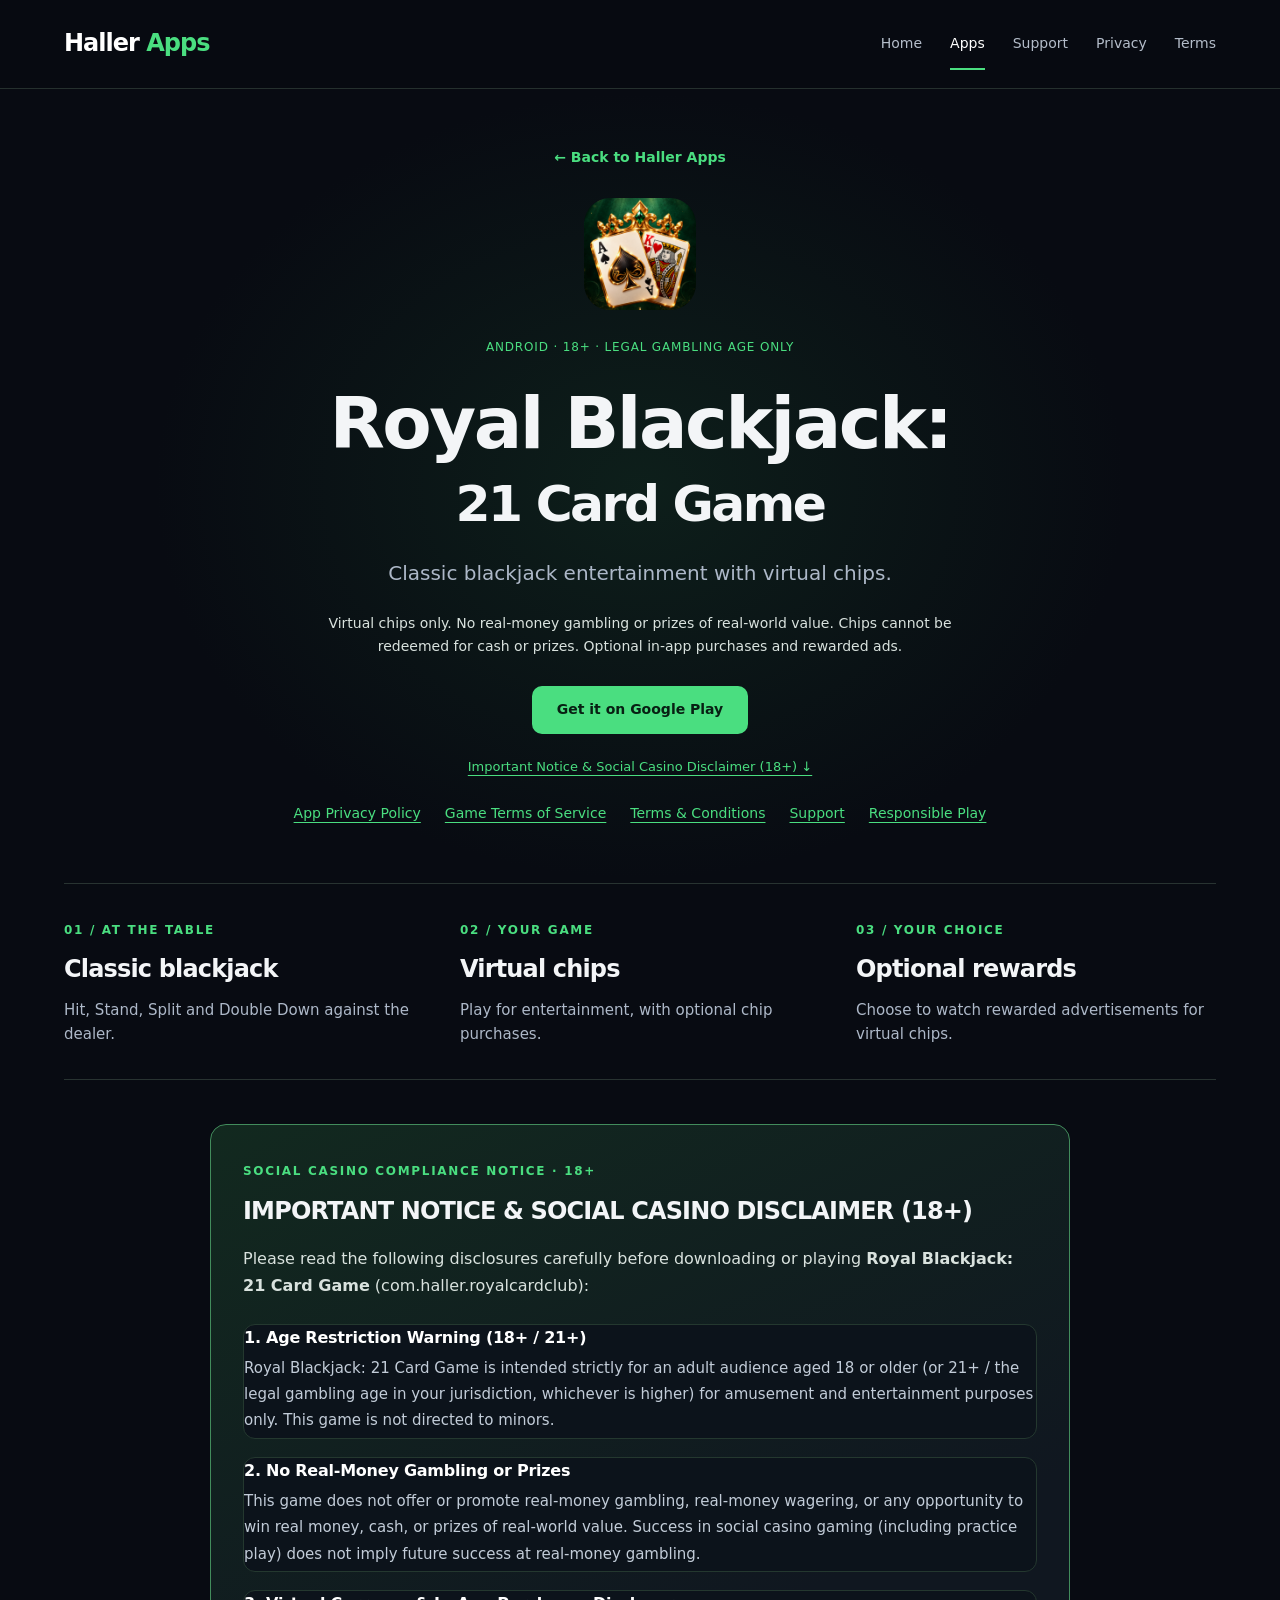
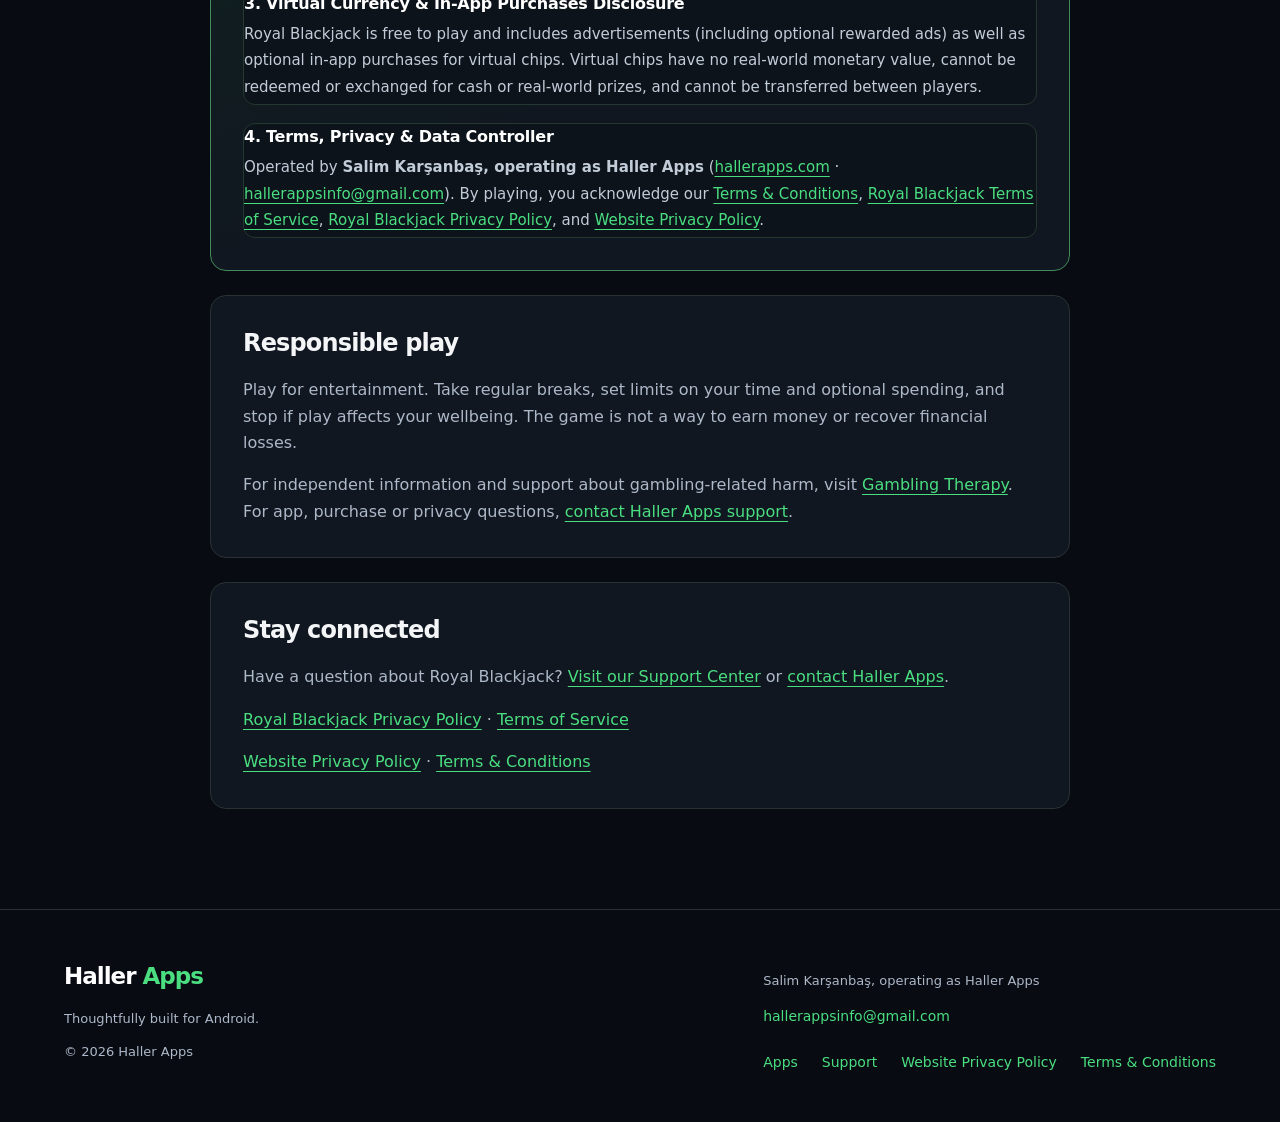
<file: apps/royal-blackjack/index.html>
<!doctype html>
<html lang="en">
<head>
<meta charset="utf-8">
<meta name="viewport" content="width=device-width, initial-scale=1">
<title>Royal Blackjack: 21 Card Game | Haller Apps</title>
<meta name="description" content="Classic blackjack entertainment with virtual chips. Adults 18+ and legal gambling age only.">
<link rel="canonical" href="https://hallerapps.com/apps/royal-blackjack/">
<meta property="og:type" content="website">
<meta property="og:site_name" content="Haller Apps">
<meta property="og:title" content="Royal Blackjack: 21 Card Game">
<meta property="og:description" content="Classic blackjack entertainment with virtual chips. Adults 18+ and legal gambling age only.">
<meta property="og:url" content="https://hallerapps.com/apps/royal-blackjack/">
<meta property="og:image" content="https://hallerapps.com/assets/images-apps/royal-blackjack.png">
<link rel="icon" href="/assets/favicon.svg" type="image/svg+xml">
<link rel="stylesheet" href="/assets/css/style.css">
<link rel="stylesheet" href="/assets/css/legal.css">
</head>
<body class="royal-page">
<a class="skip-link" href="#main">Skip to content</a>
<header class="navbar">
<div class="container">
<a href="/" class="logo" aria-label="Haller Apps home">Haller<span> Apps</span>
</a>
<nav aria-label="Primary navigation">
<a href="/">Home</a>
<a href="/apps/">Apps</a>
<a href="/support/">Support</a>
<a href="/privacy/">Privacy</a>
<a href="/terms/">Terms</a>
</nav>
</div>
</header>
<main id="main">
<section class="hero royal-hero" aria-labelledby="game-title">
<a class="card-link" href="/">← Back to Haller Apps</a>
<img class="royal-app-icon royal-hero-icon" src="/assets/images-apps/royal-blackjack.png" alt="Royal Blackjack app icon" width="112" height="112">
<p class="royal-eyebrow">Android · 18+ · Legal gambling age only</p>
<h1 id="game-title">Royal Blackjack: <span>21 Card Game</span>
</h1>
<p>Classic blackjack entertainment with virtual chips.</p>
<p class="royal-summary">Virtual chips only. No real-money gambling or prizes of real-world value. Chips cannot be redeemed for cash or prizes. Optional in-app purchases and rewarded ads.</p>
<a class="button" href="https://play.google.com/store/apps/details?id=com.haller.royalcardclub">Get it on Google Play</a>
<a class="royal-secondary" href="#important-information">Important Notice &amp; Social Casino Disclaimer (18+) ↓</a>
<div class="royal-quick-links" aria-label="Game information links">
<a href="/apps/royal-blackjack/privacy/">App Privacy Policy</a>
<a href="/apps/royal-blackjack/terms/">Game Terms of Service</a>
<a href="/terms/">Terms &amp; Conditions</a>
<a href="/support/#royal-blackjack-support">Support</a>
<a href="#responsible-play">Responsible Play</a>
</div>
</section>
<section class="container game-features" aria-label="Game features">
<article>
<span class="eyebrow">01 / At the table</span>
<h2>Classic blackjack</h2>
<p>Hit, Stand, Split and Double Down against the dealer.</p>
</article>
<article>
<span class="eyebrow">02 / Your game</span>
<h2>Virtual chips</h2>
<p>Play for entertainment, with optional chip purchases.</p>
</article>
<article>
<span class="eyebrow">03 / Your choice</span>
<h2>Optional rewards</h2>
<p>Choose to watch rewarded advertisements for virtual chips.</p>
</article>
</section>
<section class="page royal-details" aria-labelledby="important-information">
<div class="support-card royal-information">
<span class="badge">Social Casino Compliance Notice · 18+</span>
<h2 id="important-information">IMPORTANT NOTICE &amp; SOCIAL CASINO DISCLAIMER (18+)</h2>
<p class="royal-disclaimer-lead">Please read the following disclosures carefully before downloading or playing <strong>Royal Blackjack: 21 Card Game</strong> (<span class="legal-package">com.haller.royalcardclub</span>):</p>
<ol class="disclaimer-list">
<li class="disclaimer-item">
<h3>1. Age Restriction Warning (18+ / 21+)</h3>
<p>Royal Blackjack: 21 Card Game is intended strictly for an adult audience aged 18 or older (or 21+ / the legal gambling age in your jurisdiction, whichever is higher) for amusement and entertainment purposes only. This game is not directed to minors.</p>
</li>
<li class="disclaimer-item">
<h3>2. No Real-Money Gambling or Prizes</h3>
<p>This game does not offer or promote real-money gambling, real-money wagering, or any opportunity to win real money, cash, or prizes of real-world value. Success in social casino gaming (including practice play) does not imply future success at real-money gambling.</p>
</li>
<li class="disclaimer-item">
<h3>3. Virtual Currency &amp; In-App Purchases Disclosure</h3>
<p>Royal Blackjack is free to play and includes advertisements (including optional rewarded ads) as well as optional in-app purchases for virtual chips. Virtual chips have no real-world monetary value, cannot be redeemed or exchanged for cash or real-world prizes, and cannot be transferred between players.</p>
</li>
<li class="disclaimer-item">
<h3>4. Terms, Privacy &amp; Data Controller</h3>
<p>Operated by <strong>Salim Karşanbaş, operating as Haller Apps</strong> (<a href="https://hallerapps.com/">hallerapps.com</a> · <a href="mailto:hallerappsinfo@gmail.com">hallerappsinfo@gmail.com</a>). By playing, you acknowledge our <a href="/terms/">Terms &amp; Conditions</a>, <a href="/apps/royal-blackjack/terms/">Royal Blackjack Terms of Service</a>, <a href="/apps/royal-blackjack/privacy/">Royal Blackjack Privacy Policy</a>, and <a href="/privacy/">Website Privacy Policy</a>.</p>
</li>
</ol>
</div>
<section class="support-card" aria-labelledby="responsible-play">
<h2 id="responsible-play">Responsible play</h2>
<p>Play for entertainment. Take regular breaks, set limits on your time and optional spending, and stop if play affects your wellbeing. The game is not a way to earn money or recover financial losses.</p>
<p>For independent information and support about gambling-related harm, visit <a href="https://gamblingtherapy.org/">Gambling Therapy</a>. For app, purchase or privacy questions, <a href="/support/#royal-blackjack-support">contact Haller Apps support</a>.</p>
</section>
<div class="support-card">
<h2>Stay connected</h2>
<p>Have a question about Royal Blackjack? <a href="/support/">Visit our Support Center</a> or <a href="mailto:hallerappsinfo@gmail.com">contact Haller Apps</a>.</p>
<p>
<a href="/apps/royal-blackjack/privacy/">Royal Blackjack Privacy Policy</a> · <a href="/apps/royal-blackjack/terms/">Terms of Service</a>
</p>
<p>
<a href="/privacy/">Website Privacy Policy</a> · <a href="/terms/">Terms &amp; Conditions</a>
</p>
</div>
</section>
</main>
<footer>
<div class="container footer-grid">
<div>
<a class="logo" href="/">Haller<span> Apps</span>
</a>
<p>Thoughtfully built for Android.</p>
<p>© 2026 Haller Apps</p>
</div>
<div>
<p>Salim Karşanbaş, operating as Haller Apps</p>
<a href="mailto:hallerappsinfo@gmail.com">hallerappsinfo@gmail.com</a>
<div class="footer-links">
<a href="/apps/">Apps</a>
<a href="/support/">Support</a>
<a href="/privacy/">Website Privacy Policy</a>
<a href="/terms/">Terms &amp; Conditions</a>
</div>
</div>
</div>
</footer>
<script src="/assets/js/main.js" defer>
</script>
</body>
</html>
</file>
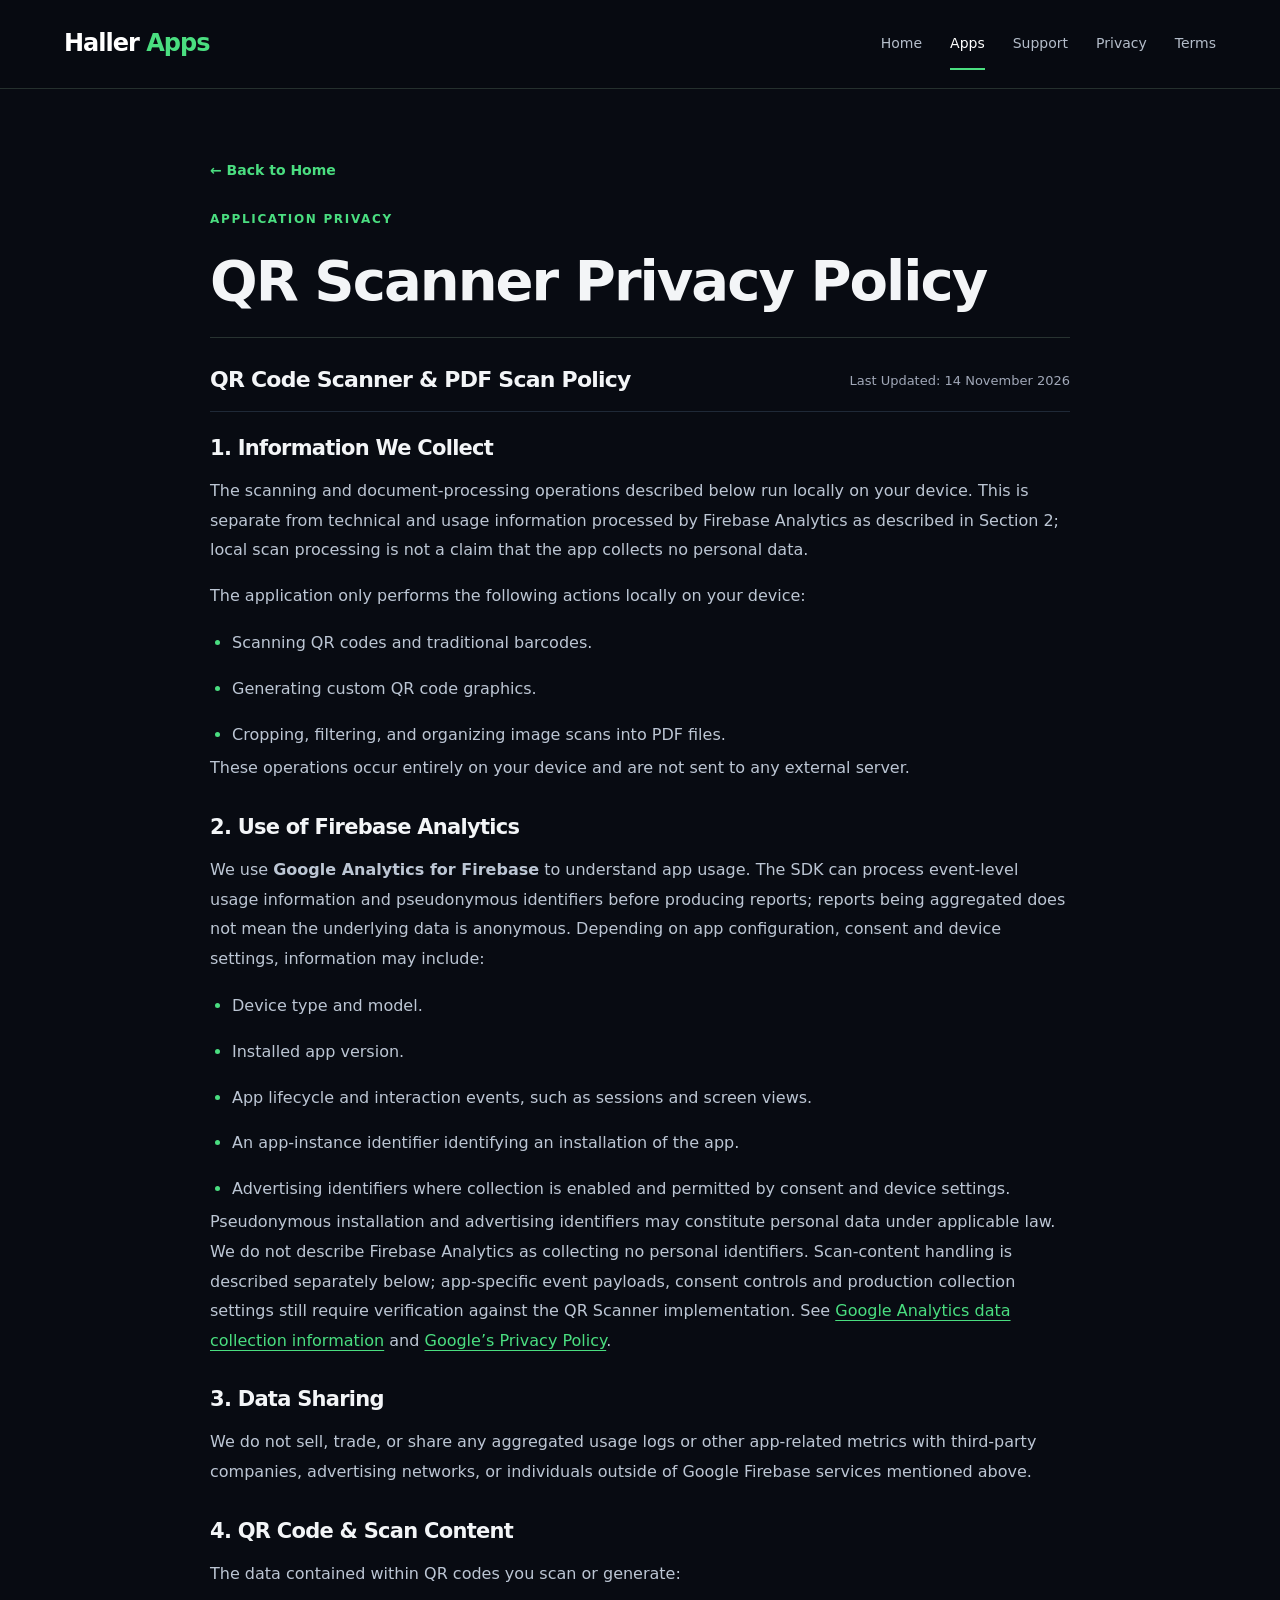
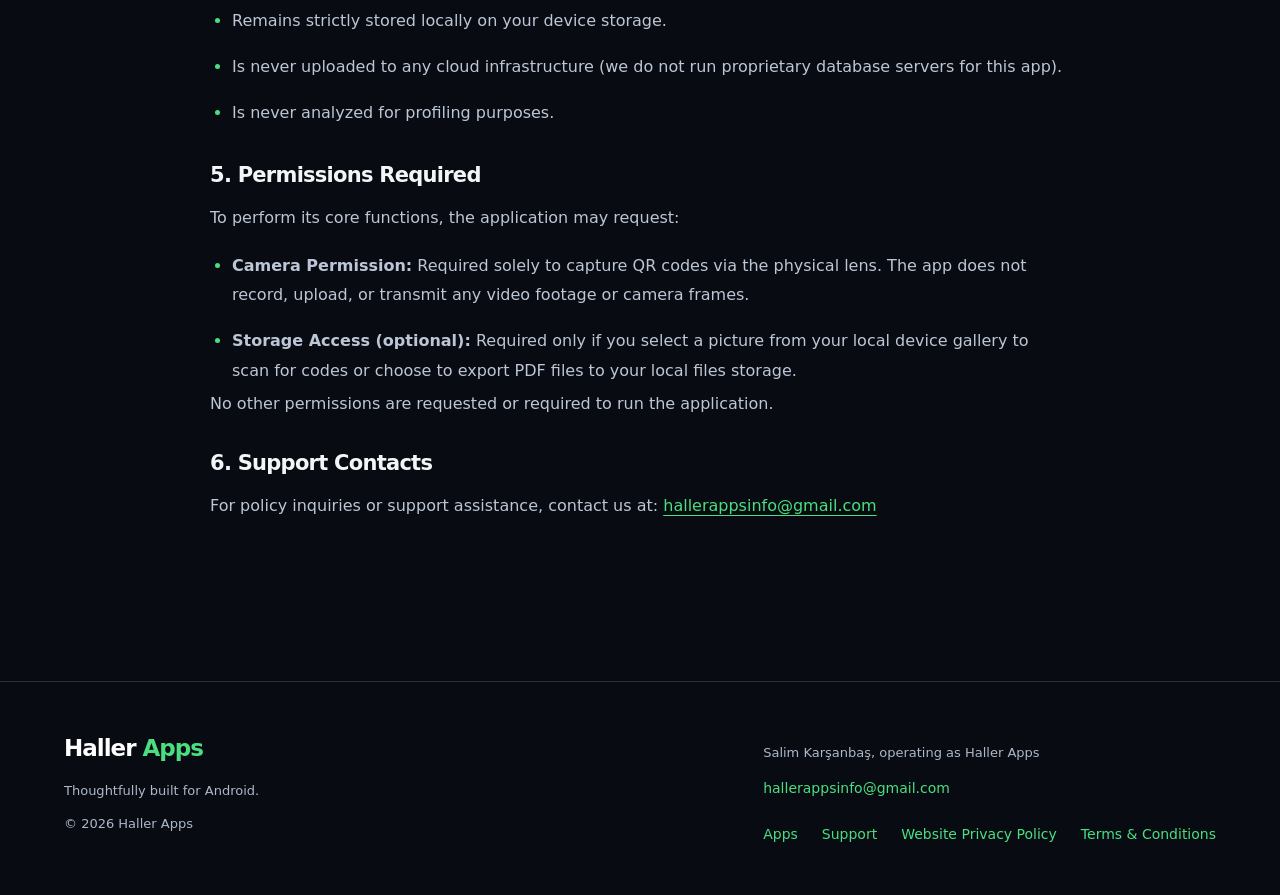
<file: apps/qr-scanner/privacy/index.html>
<!doctype html>
<html lang="en">
<head>
<meta charset="utf-8">
<meta name="viewport" content="width=device-width, initial-scale=1">
<title>QR Scanner Privacy Policy | Haller Apps</title>
<meta name="description" content="The preserved application privacy policy for QR Code Scanner &amp; PDF Scan.">
<link rel="canonical" href="https://hallerapps.com/apps/qr-scanner/privacy/">
<meta property="og:type" content="website">
<meta property="og:site_name" content="Haller Apps">
<meta property="og:title" content="QR Scanner Privacy Policy">
<meta property="og:description" content="The preserved application privacy policy for QR Code Scanner &amp; PDF Scan.">
<meta property="og:url" content="https://hallerapps.com/apps/qr-scanner/privacy/">
<meta property="og:image" content="https://hallerapps.com/assets/images-apps/royal-blackjack.png">
<link rel="icon" href="/assets/favicon.svg" type="image/svg+xml">
<link rel="stylesheet" href="/assets/css/style.css">
<link rel="stylesheet" href="/assets/css/legal.css">
</head>
<body class="">
<a class="skip-link" href="#main">Skip to content</a>
<header class="navbar">
<div class="container">
<a href="/" class="logo" aria-label="Haller Apps home">Haller<span> Apps</span>
</a>
<nav aria-label="Primary navigation">
<a href="/">Home</a>
<a href="/apps/">Apps</a>
<a href="/support/">Support</a>
<a href="/privacy/">Privacy</a>
<a href="/terms/">Terms</a>
</nav>
</div>
</header>
<main id="main" class="page legal-page">
<div class="back-links">
<a class="card-link" href="/">← Back to Home</a>
</div>
<div class="legal-heading">
<span class="eyebrow">Application privacy</span>
<h1>QR Scanner Privacy Policy</h1>
</div>
<div class="support-card" style="margin-top: 0; box-shadow: none;">
<div class="policy-header">
<h2>QR Code Scanner &amp; PDF Scan Policy</h2>
<span class="policy-updated">Last Updated: 14 November 2026</span>
</div>
<div class="policy-block">
<h3>1. Information We Collect</h3>
<p>
                        The scanning and document-processing operations described below run locally on your device. This is separate from technical and usage information processed by Firebase Analytics as described in Section 2; local scan processing is not a claim that the app collects no personal data.
                    </p>
<p>
                        The application only performs the following actions locally on your device:
                    </p>
<ul>
<li>Scanning QR codes and traditional barcodes.</li>
<li>Generating custom QR code graphics.</li>
<li>Cropping, filtering, and organizing image scans into PDF files.</li>
</ul>
<p>
                        These operations occur entirely on your device and are not sent to any external server.
                    </p>
</div>
<div class="policy-block">
<h3>2. Use of Firebase Analytics</h3>
<p>
                        We use <strong>Google Analytics for Firebase</strong> to understand app usage. The SDK can process event-level usage information and pseudonymous identifiers before producing reports; reports being aggregated does not mean the underlying data is anonymous. Depending on app configuration, consent and device settings, information may include:
                    </p>
<ul>
<li>Device type and model.</li>
<li>Installed app version.</li>
<li>App lifecycle and interaction events, such as sessions and screen views.</li>
<li>An app-instance identifier identifying an installation of the app.</li>
<li>Advertising identifiers where collection is enabled and permitted by consent and device settings.</li>
</ul>
<p>
                        Pseudonymous installation and advertising identifiers may constitute personal data under applicable law. We do not describe Firebase Analytics as collecting no personal identifiers. Scan-content handling is described separately below; app-specific event payloads, consent controls and production collection settings still require verification against the QR Scanner implementation. See <a href="https://support.google.com/analytics/answer/11593727">Google Analytics data collection information</a> and <a href="https://policies.google.com/privacy">Google’s Privacy Policy</a>.
                    </p>
</div>
<div class="policy-block">
<h3>3. Data Sharing</h3>
<p>
                        We do not sell, trade, or share any aggregated usage logs or other app-related metrics with third-party companies, advertising networks, or individuals outside of Google Firebase services mentioned above.
                    </p>
</div>
<div class="policy-block">
<h3>4. QR Code & Scan Content</h3>
<p>
                        The data contained within QR codes you scan or generate:
                    </p>
<ul>
<li>Remains strictly stored locally on your device storage.</li>
<li>Is never uploaded to any cloud infrastructure (we do not run proprietary database servers for this app).</li>
<li>Is never analyzed for profiling purposes.</li>
</ul>
</div>
<div class="policy-block">
<h3>5. Permissions Required</h3>
<p>
                        To perform its core functions, the application may request:
                    </p>
<ul>
<li>
<strong>Camera Permission:</strong> Required solely to capture QR codes via the physical lens. The app does not record, upload, or transmit any video footage or camera frames.</li>
<li>
<strong>Storage Access (optional):</strong> Required only if you select a picture from your local device gallery to scan for codes or choose to export PDF files to your local files storage.</li>
</ul>
<p>
                        No other permissions are requested or required to run the application.
                    </p>
</div>
<div class="policy-block">
<h3>6. Support Contacts</h3>
<p>
                        For policy inquiries or support assistance, contact us at: <a href="mailto:hallerappsinfo@gmail.com">hallerappsinfo@gmail.com</a>
</p>
</div>
</div>
</main>
<footer>
<div class="container footer-grid">
<div>
<a class="logo" href="/">Haller<span> Apps</span>
</a>
<p>Thoughtfully built for Android.</p>
<p>© 2026 Haller Apps</p>
</div>
<div>
<p>Salim Karşanbaş, operating as Haller Apps</p>
<a href="mailto:hallerappsinfo@gmail.com">hallerappsinfo@gmail.com</a>
<div class="footer-links">
<a href="/apps/">Apps</a>
<a href="/support/">Support</a>
<a href="/privacy/">Website Privacy Policy</a>
<a href="/terms/">Terms &amp; Conditions</a>
</div>
</div>
</div>
</footer>
<script src="/assets/js/main.js" defer>
</script>
</body>
</html>
</file>
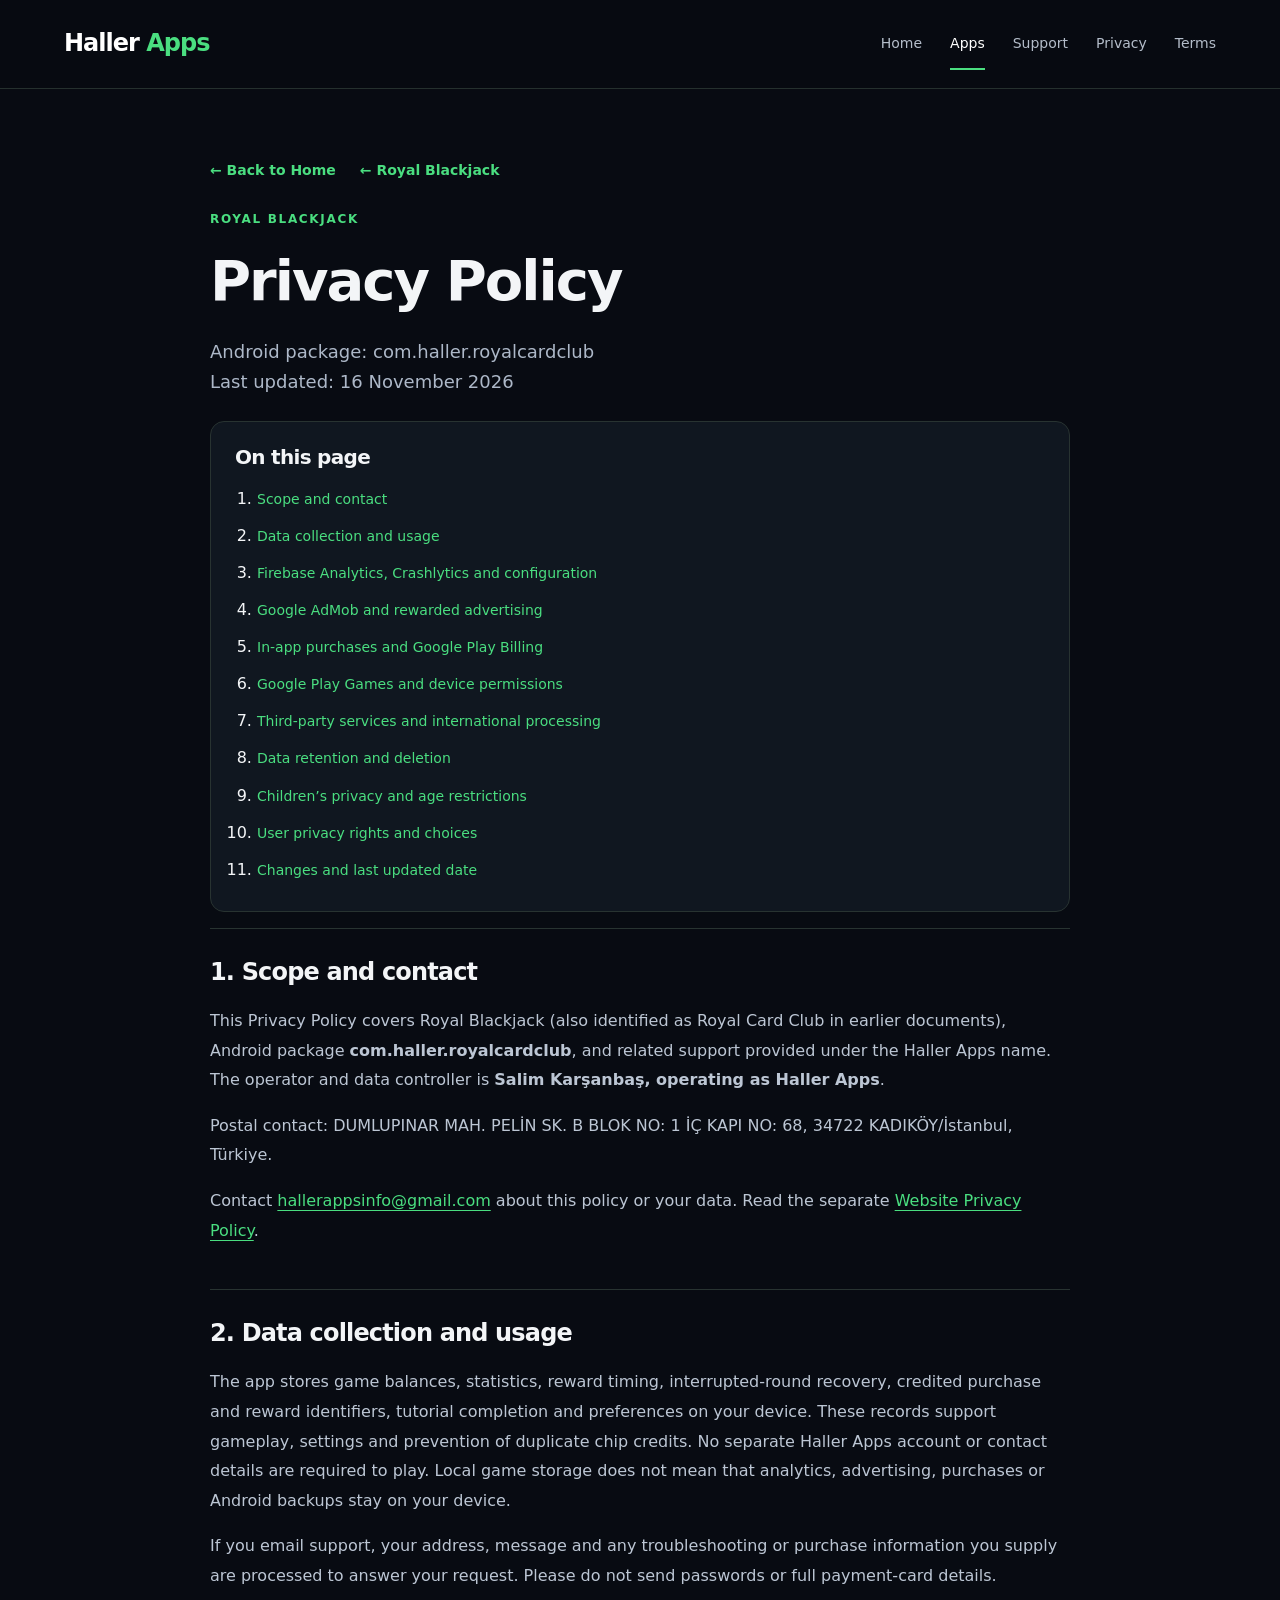
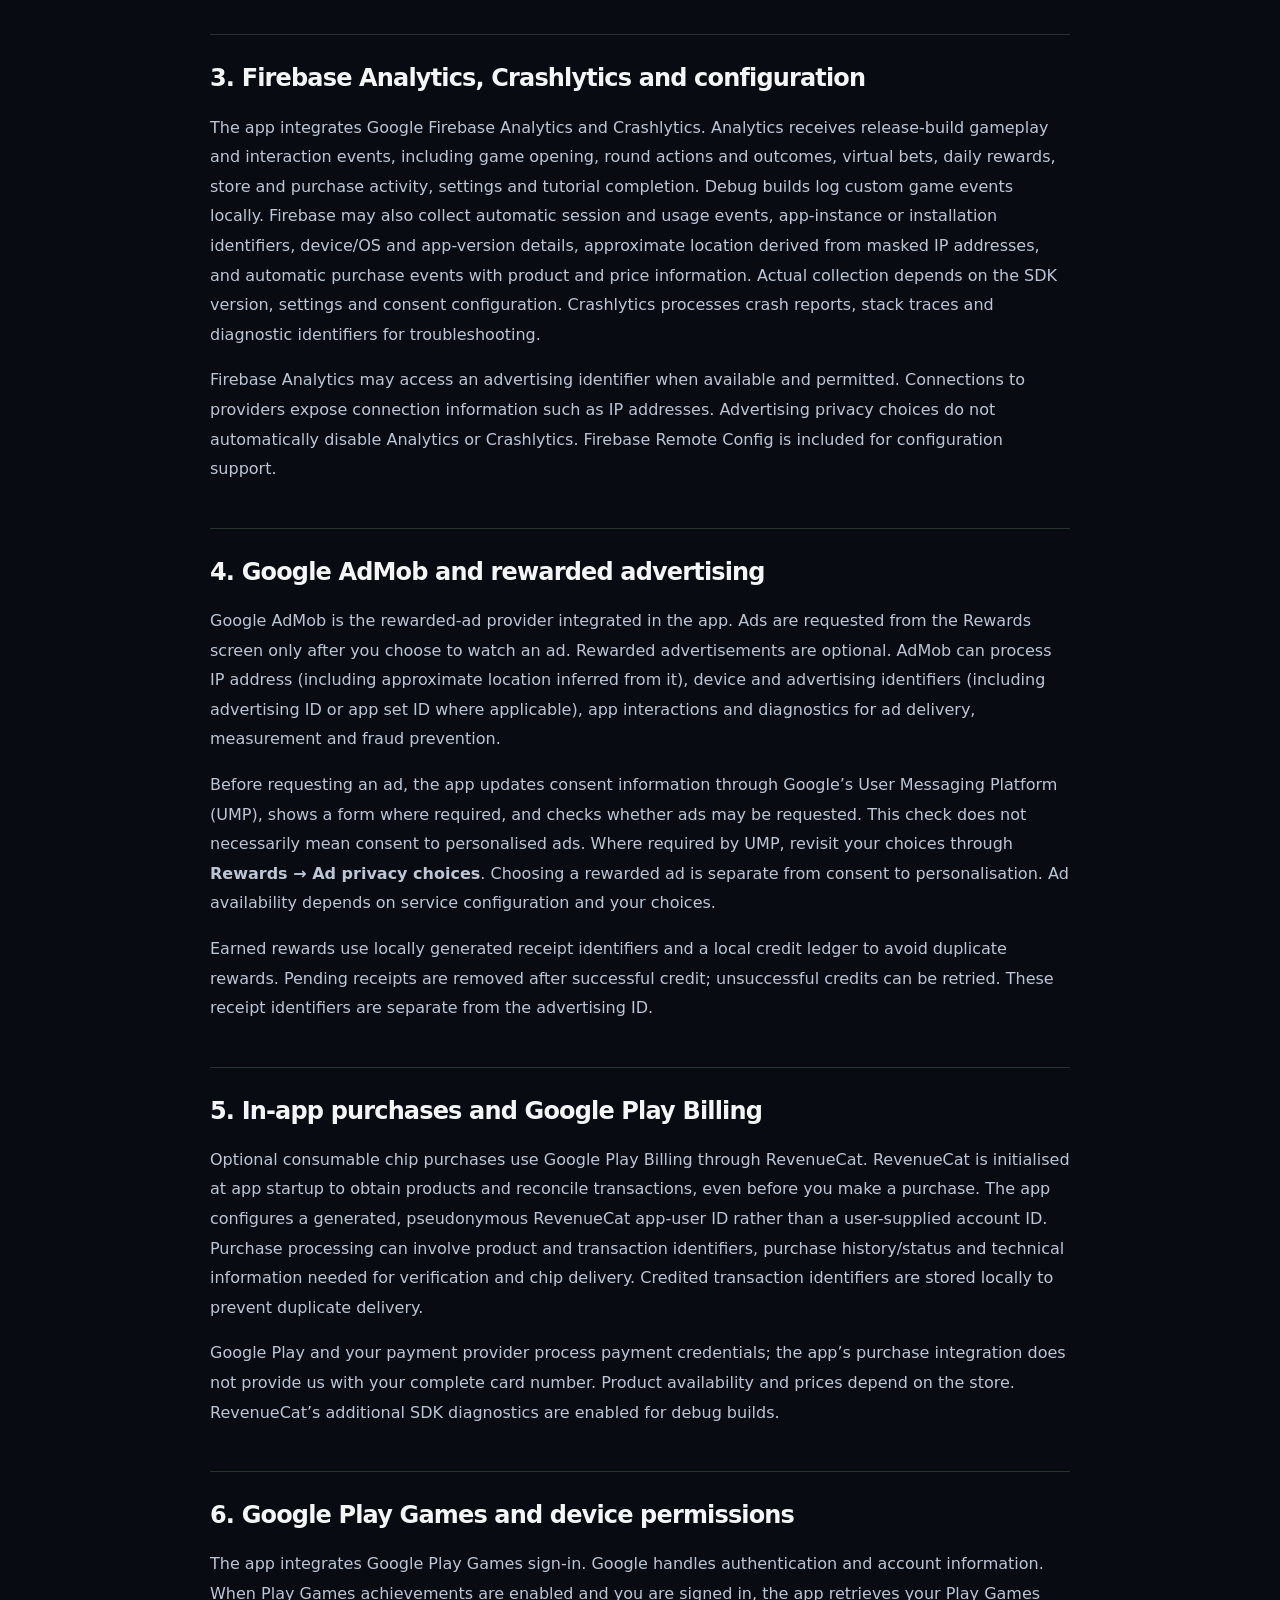
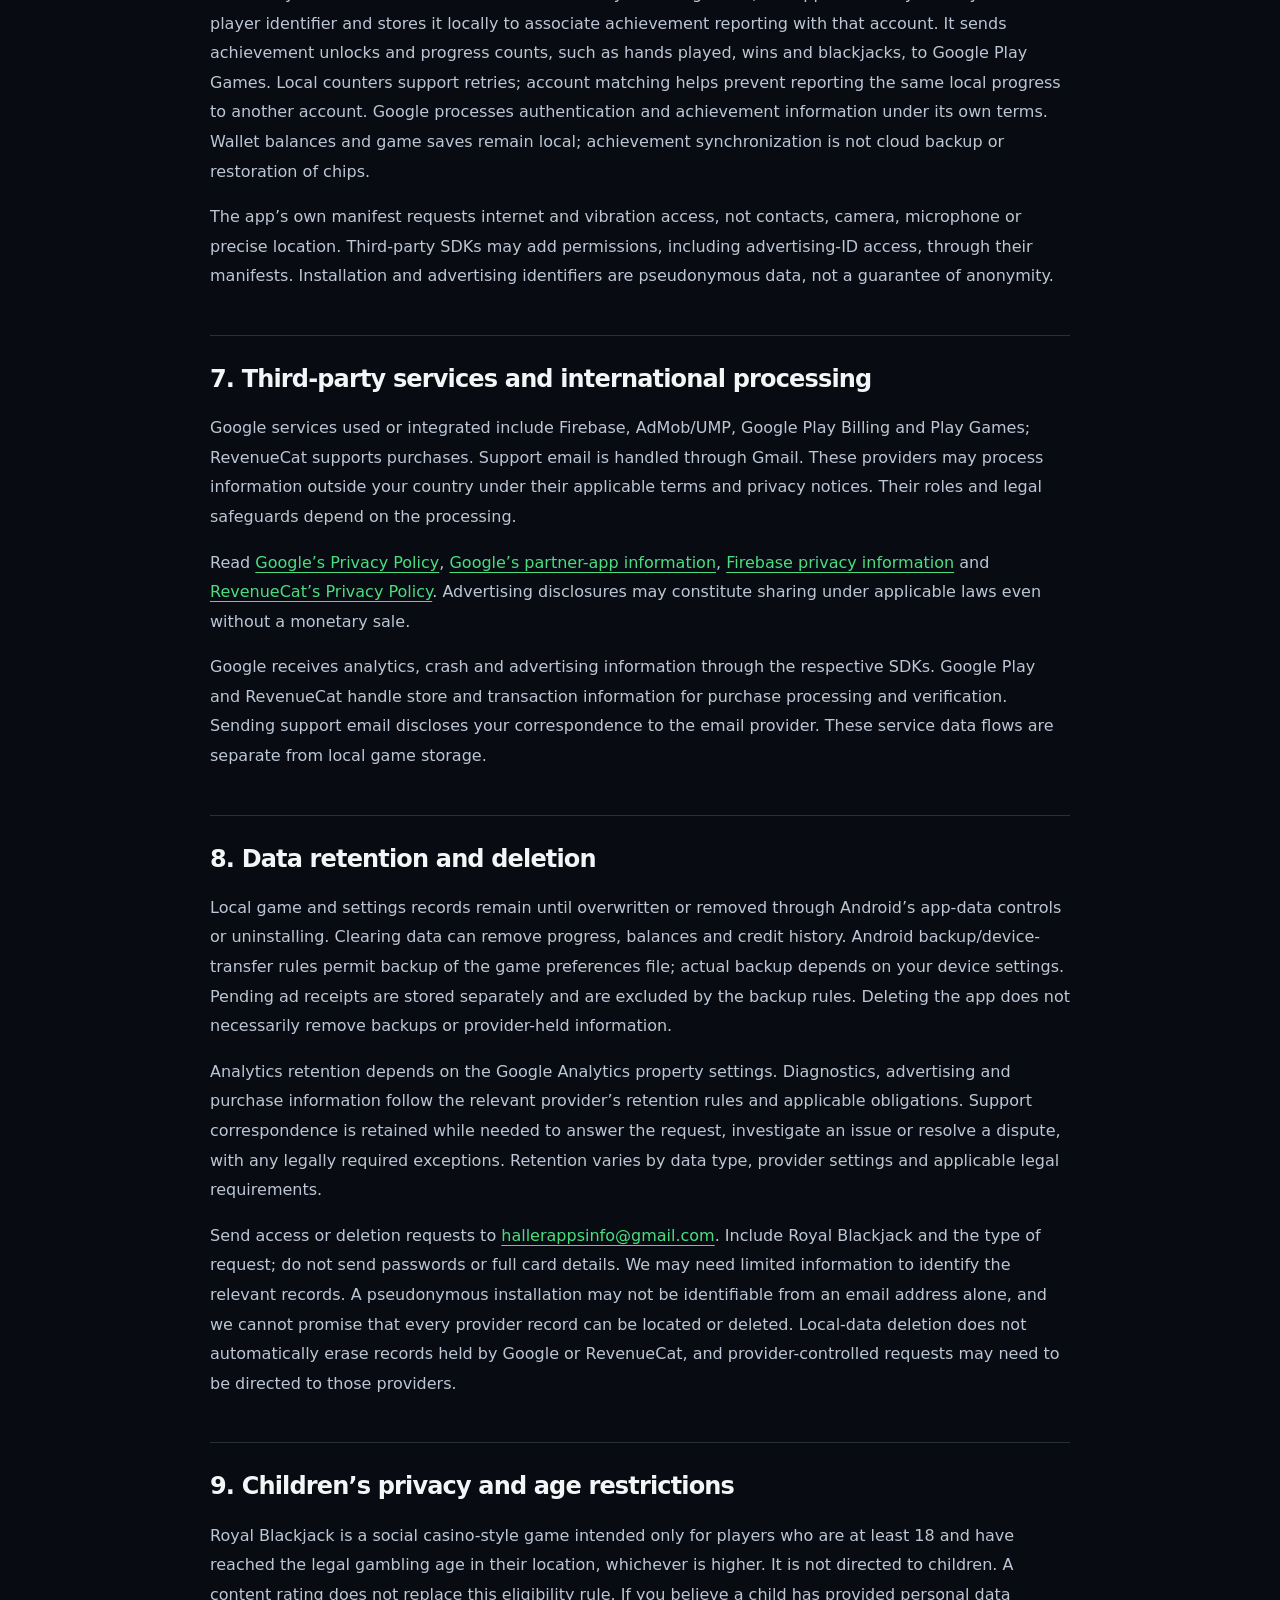
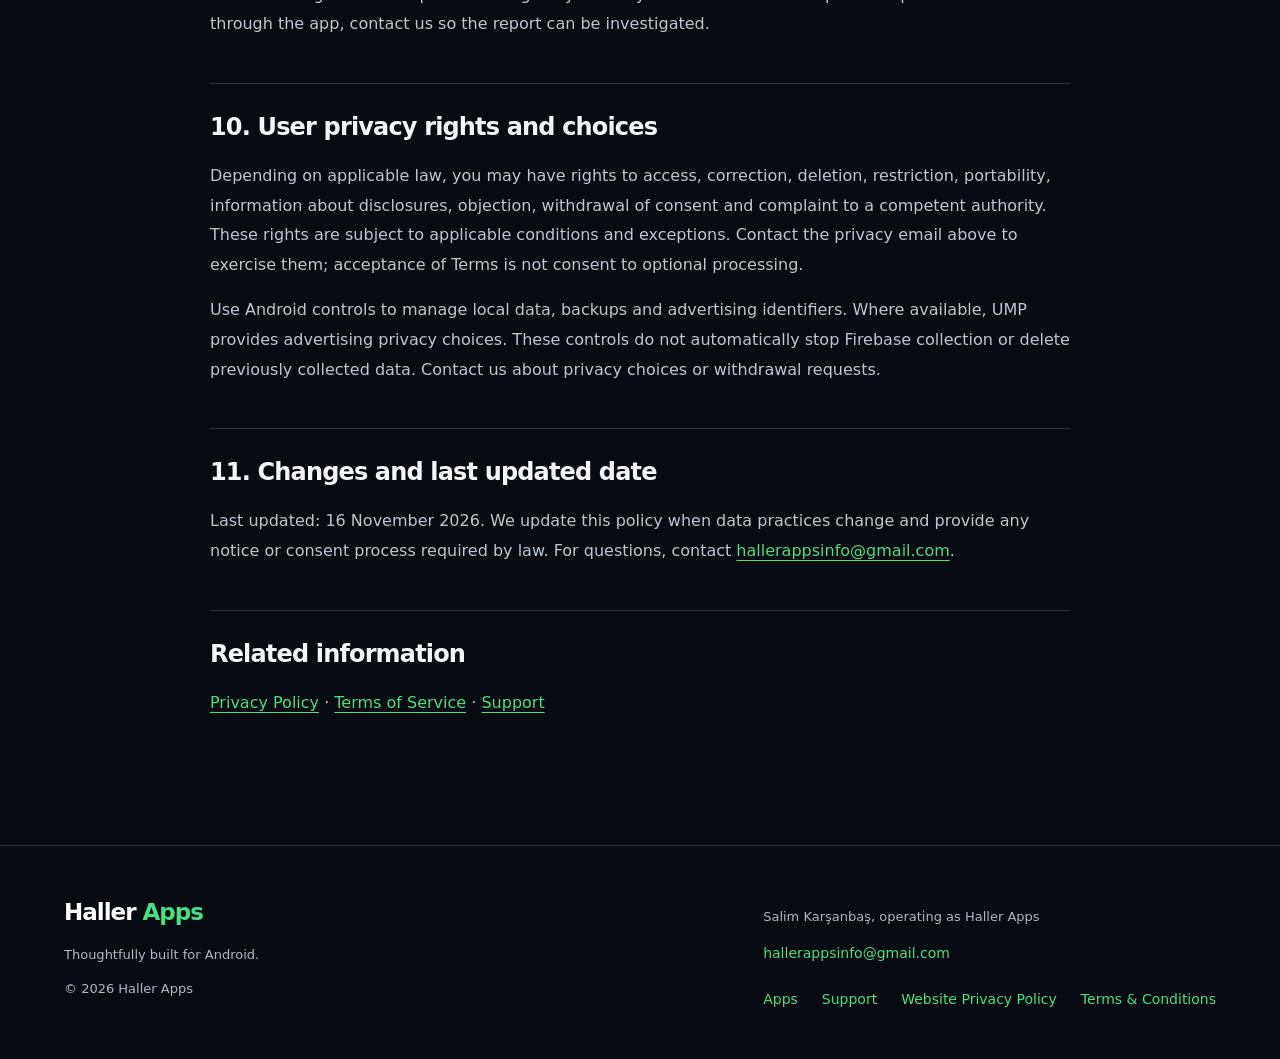
<file: apps/royal-blackjack/privacy/index.html>
<!doctype html>
<html lang="en">
<head>
<meta charset="utf-8">
<meta name="viewport" content="width=device-width, initial-scale=1">
<title>Royal Blackjack Privacy Policy | Haller Apps</title>
<meta name="description" content="Royal Blackjack application privacy, data practices and your choices.">
<link rel="canonical" href="https://hallerapps.com/apps/royal-blackjack/privacy/">
<meta property="og:type" content="website">
<meta property="og:site_name" content="Haller Apps">
<meta property="og:title" content="Royal Blackjack Privacy Policy">
<meta property="og:description" content="Royal Blackjack application privacy, data practices and your choices.">
<meta property="og:url" content="https://hallerapps.com/apps/royal-blackjack/privacy/">
<meta property="og:image" content="https://hallerapps.com/assets/images-apps/royal-blackjack.png">
<link rel="icon" href="/assets/favicon.svg" type="image/svg+xml">
<link rel="stylesheet" href="/assets/css/style.css">
<link rel="stylesheet" href="/assets/css/legal.css">
</head>
<body class="royal-page">
<a class="skip-link" href="#main">Skip to content</a>
<header class="navbar">
<div class="container">
<a href="/" class="logo" aria-label="Haller Apps home">Haller<span> Apps</span>
</a>
<nav aria-label="Primary navigation">
<a href="/">Home</a>
<a href="/apps/">Apps</a>
<a href="/support/">Support</a>
<a href="/privacy/">Privacy</a>
<a href="/terms/">Terms</a>
</nav>
</div>
</header>
<main id="main" class="page legal-page">
<div class="back-links">
<a class="card-link" href="/">← Back to Home</a>
<a class="card-link" href="/apps/royal-blackjack/">← Royal Blackjack</a>
</div>
<div class="legal-heading">
<span class="badge">Royal Blackjack</span>
<h1>Privacy Policy</h1>
</div>
<p>Android package: <span class="legal-package">com.haller.royalcardclub</span>
<br>Last updated: <time datetime="2026-11-16">16 November 2026</time>
</p>
<nav class="legal-toc" aria-label="On this page">
<h2>On this page</h2>
<ol>
<li>
<a href="#section-1">Scope and contact</a>
</li>
<li>
<a href="#section-2">Data collection and usage</a>
</li>
<li>
<a href="#section-3">Firebase Analytics, Crashlytics and configuration</a>
</li>
<li>
<a href="#section-4">Google AdMob and rewarded advertising</a>
</li>
<li>
<a href="#section-5">In-app purchases and Google Play Billing</a>
</li>
<li>
<a href="#section-6">Google Play Games and device permissions</a>
</li>
<li>
<a href="#section-7">Third-party services and international processing</a>
</li>
<li>
<a href="#section-8">Data retention and deletion</a>
</li>
<li>
<a href="#section-9">Children’s privacy and age restrictions</a>
</li>
<li>
<a href="#section-10">User privacy rights and choices</a>
</li>
<li>
<a href="#section-12">Changes and last updated date</a>
</li>
</ol>
</nav>
<section class="support-card" aria-labelledby="section-1">
<h2 id="section-1">1. Scope and contact</h2>
<p>This Privacy Policy covers Royal Blackjack (also identified as Royal Card Club in earlier documents), Android package <strong>com.haller.royalcardclub</strong>, and related support provided under the Haller Apps name. The operator and data controller is <strong>Salim Karşanbaş, operating as Haller Apps</strong>.</p>
<p>Postal contact: DUMLUPINAR MAH. PELİN SK. B BLOK NO: 1 İÇ KAPI NO: 68, 34722 KADIKÖY/İstanbul, Türkiye.</p>
<p>Contact <a href="mailto:hallerappsinfo@gmail.com">hallerappsinfo@gmail.com</a> about this policy or your data. Read the separate <a href="/privacy/">Website Privacy Policy</a>.</p>
</section>
<section class="support-card" aria-labelledby="section-2">
<h2 id="section-2">2. Data collection and usage</h2>
<p>The app stores game balances, statistics, reward timing, interrupted-round recovery, credited purchase and reward identifiers, tutorial completion and preferences on your device. These records support gameplay, settings and prevention of duplicate chip credits. No separate Haller Apps account or contact details are required to play. Local game storage does not mean that analytics, advertising, purchases or Android backups stay on your device.</p>
<p>If you email support, your address, message and any troubleshooting or purchase information you supply are processed to answer your request. Please do not send passwords or full payment-card details.</p>
</section>
<section class="support-card" aria-labelledby="section-3">
<h2 id="section-3">3. Firebase Analytics, Crashlytics and configuration</h2>
<p>The app integrates Google Firebase Analytics and Crashlytics. Analytics receives release-build gameplay and interaction events, including game opening, round actions and outcomes, virtual bets, daily rewards, store and purchase activity, settings and tutorial completion. Debug builds log custom game events locally. Firebase may also collect automatic session and usage events, app-instance or installation identifiers, device/OS and app-version details, approximate location derived from masked IP addresses, and automatic purchase events with product and price information. Actual collection depends on the SDK version, settings and consent configuration. Crashlytics processes crash reports, stack traces and diagnostic identifiers for troubleshooting.</p>
<p>Firebase Analytics may access an advertising identifier when available and permitted. Connections to providers expose connection information such as IP addresses. Advertising privacy choices do not automatically disable Analytics or Crashlytics. Firebase Remote Config is included for configuration support.</p>
</section>
<section class="support-card" aria-labelledby="section-4">
<h2 id="section-4">4. Google AdMob and rewarded advertising</h2>
<p>Google AdMob is the rewarded-ad provider integrated in the app. Ads are requested from the Rewards screen only after you choose to watch an ad. Rewarded advertisements are optional. AdMob can process IP address (including approximate location inferred from it), device and advertising identifiers (including advertising ID or app set ID where applicable), app interactions and diagnostics for ad delivery, measurement and fraud prevention.</p>
<p>Before requesting an ad, the app updates consent information through Google’s User Messaging Platform (UMP), shows a form where required, and checks whether ads may be requested. This check does not necessarily mean consent to personalised ads. Where required by UMP, revisit your choices through <strong>Rewards → Ad privacy choices</strong>. Choosing a rewarded ad is separate from consent to personalisation. Ad availability depends on service configuration and your choices.</p>
<p>Earned rewards use locally generated receipt identifiers and a local credit ledger to avoid duplicate rewards. Pending receipts are removed after successful credit; unsuccessful credits can be retried. These receipt identifiers are separate from the advertising ID.</p>
</section>
<section class="support-card" aria-labelledby="section-5">
<h2 id="section-5">5. In-app purchases and Google Play Billing</h2>
<p>Optional consumable chip purchases use Google Play Billing through RevenueCat. RevenueCat is initialised at app startup to obtain products and reconcile transactions, even before you make a purchase. The app configures a generated, pseudonymous RevenueCat app-user ID rather than a user-supplied account ID. Purchase processing can involve product and transaction identifiers, purchase history/status and technical information needed for verification and chip delivery. Credited transaction identifiers are stored locally to prevent duplicate delivery.</p>
<p>Google Play and your payment provider process payment credentials; the app’s purchase integration does not provide us with your complete card number. Product availability and prices depend on the store. RevenueCat’s additional SDK diagnostics are enabled for debug builds.</p>
</section>
<section class="support-card" aria-labelledby="section-6">
<h2 id="section-6">6. Google Play Games and device permissions</h2>
<p>The app integrates Google Play Games sign-in. Google handles authentication and account information. When Play Games achievements are enabled and you are signed in, the app retrieves your Play Games player identifier and stores it locally to associate achievement reporting with that account. It sends achievement unlocks and progress counts, such as hands played, wins and blackjacks, to Google Play Games. Local counters support retries; account matching helps prevent reporting the same local progress to another account. Google processes authentication and achievement information under its own terms. Wallet balances and game saves remain local; achievement synchronization is not cloud backup or restoration of chips.</p>
<p>The app’s own manifest requests internet and vibration access, not contacts, camera, microphone or precise location. Third-party SDKs may add permissions, including advertising-ID access, through their manifests. Installation and advertising identifiers are pseudonymous data, not a guarantee of anonymity.</p>
</section>
<section class="support-card" aria-labelledby="section-7">
<h2 id="section-7">7. Third-party services and international processing</h2>
<p>Google services used or integrated include Firebase, AdMob/UMP, Google Play Billing and Play Games; RevenueCat supports purchases. Support email is handled through Gmail. These providers may process information outside your country under their applicable terms and privacy notices. Their roles and legal safeguards depend on the processing. </p>
<p>Read <a href="https://policies.google.com/privacy">Google’s Privacy Policy</a>, <a href="https://policies.google.com/technologies/partner-sites">Google’s partner-app information</a>, <a href="https://firebase.google.com/support/privacy">Firebase privacy information</a> and <a href="https://www.revenuecat.com/privacy-policy">RevenueCat’s Privacy Policy</a>. Advertising disclosures may constitute sharing under applicable laws even without a monetary sale.</p>
<p>Google receives analytics, crash and advertising information through the respective SDKs. Google Play and RevenueCat handle store and transaction information for purchase processing and verification. Sending support email discloses your correspondence to the email provider. These service data flows are separate from local game storage.</p>
</section>
<section class="support-card" aria-labelledby="section-8">
<h2 id="section-8">8. Data retention and deletion</h2>
<p>Local game and settings records remain until overwritten or removed through Android’s app-data controls or uninstalling. Clearing data can remove progress, balances and credit history. Android backup/device-transfer rules permit backup of the game preferences file; actual backup depends on your device settings. Pending ad receipts are stored separately and are excluded by the backup rules. Deleting the app does not necessarily remove backups or provider-held information.</p>
<p>Analytics retention depends on the Google Analytics property settings. Diagnostics, advertising and purchase information follow the relevant provider’s retention rules and applicable obligations. Support correspondence is retained while needed to answer the request, investigate an issue or resolve a dispute, with any legally required exceptions. Retention varies by data type, provider settings and applicable legal requirements.</p>
<p>Send access or deletion requests to <a href="mailto:hallerappsinfo@gmail.com">hallerappsinfo@gmail.com</a>. Include Royal Blackjack and the type of request; do not send passwords or full card details. We may need limited information to identify the relevant records. A pseudonymous installation may not be identifiable from an email address alone, and we cannot promise that every provider record can be located or deleted. Local-data deletion does not automatically erase records held by Google or RevenueCat, and provider-controlled requests may need to be directed to those providers.</p>
</section>
<section class="support-card" aria-labelledby="section-9">
<h2 id="section-9">9. Children’s privacy and age restrictions</h2>
<p>Royal Blackjack is a social casino-style game intended only for players who are at least 18 and have reached the legal gambling age in their location, whichever is higher. It is not directed to children. A content rating does not replace this eligibility rule.  If you believe a child has provided personal data through the app, contact us so the report can be investigated.</p>
</section>
<section class="support-card" aria-labelledby="section-10">
<h2 id="section-10">10. User privacy rights and choices</h2>
<p>Depending on applicable law, you may have rights to access, correction, deletion, restriction, portability, information about disclosures, objection, withdrawal of consent and complaint to a competent authority. These rights are subject to applicable conditions and exceptions. Contact the privacy email above to exercise them; acceptance of Terms is not consent to optional processing.</p>
<p>Use Android controls to manage local data, backups and advertising identifiers. Where available, UMP provides advertising privacy choices. These controls do not automatically stop Firebase collection or delete previously collected data. Contact us about privacy choices or withdrawal requests.</p>
</section>
<section class="support-card" aria-labelledby="section-12">
<h2 id="section-12">11. Changes and last updated date</h2>
<p>Last updated: <time datetime="2026-11-16">16 November 2026</time>. We update this policy when data practices change and provide any notice or consent process required by law. For questions, contact <a href="mailto:hallerappsinfo@gmail.com">hallerappsinfo@gmail.com</a>.</p>
</section>
<div class="support-card">
<h2>Related information</h2>
<p>
<a href="/apps/royal-blackjack/privacy/">Privacy Policy</a> · <a href="/apps/royal-blackjack/terms/">Terms of Service</a> · <a href="/support/#royal-blackjack-support">Support</a>
</p>
</div>
</main>
<footer>
<div class="container footer-grid">
<div>
<a class="logo" href="/">Haller<span> Apps</span>
</a>
<p>Thoughtfully built for Android.</p>
<p>© 2026 Haller Apps</p>
</div>
<div>
<p>Salim Karşanbaş, operating as Haller Apps</p>
<a href="mailto:hallerappsinfo@gmail.com">hallerappsinfo@gmail.com</a>
<div class="footer-links">
<a href="/apps/">Apps</a>
<a href="/support/">Support</a>
<a href="/privacy/">Website Privacy Policy</a>
<a href="/terms/">Terms &amp; Conditions</a>
</div>
</div>
</div>
</footer>
<script src="/assets/js/main.js" defer>
</script>
</body>
</html>
</file>
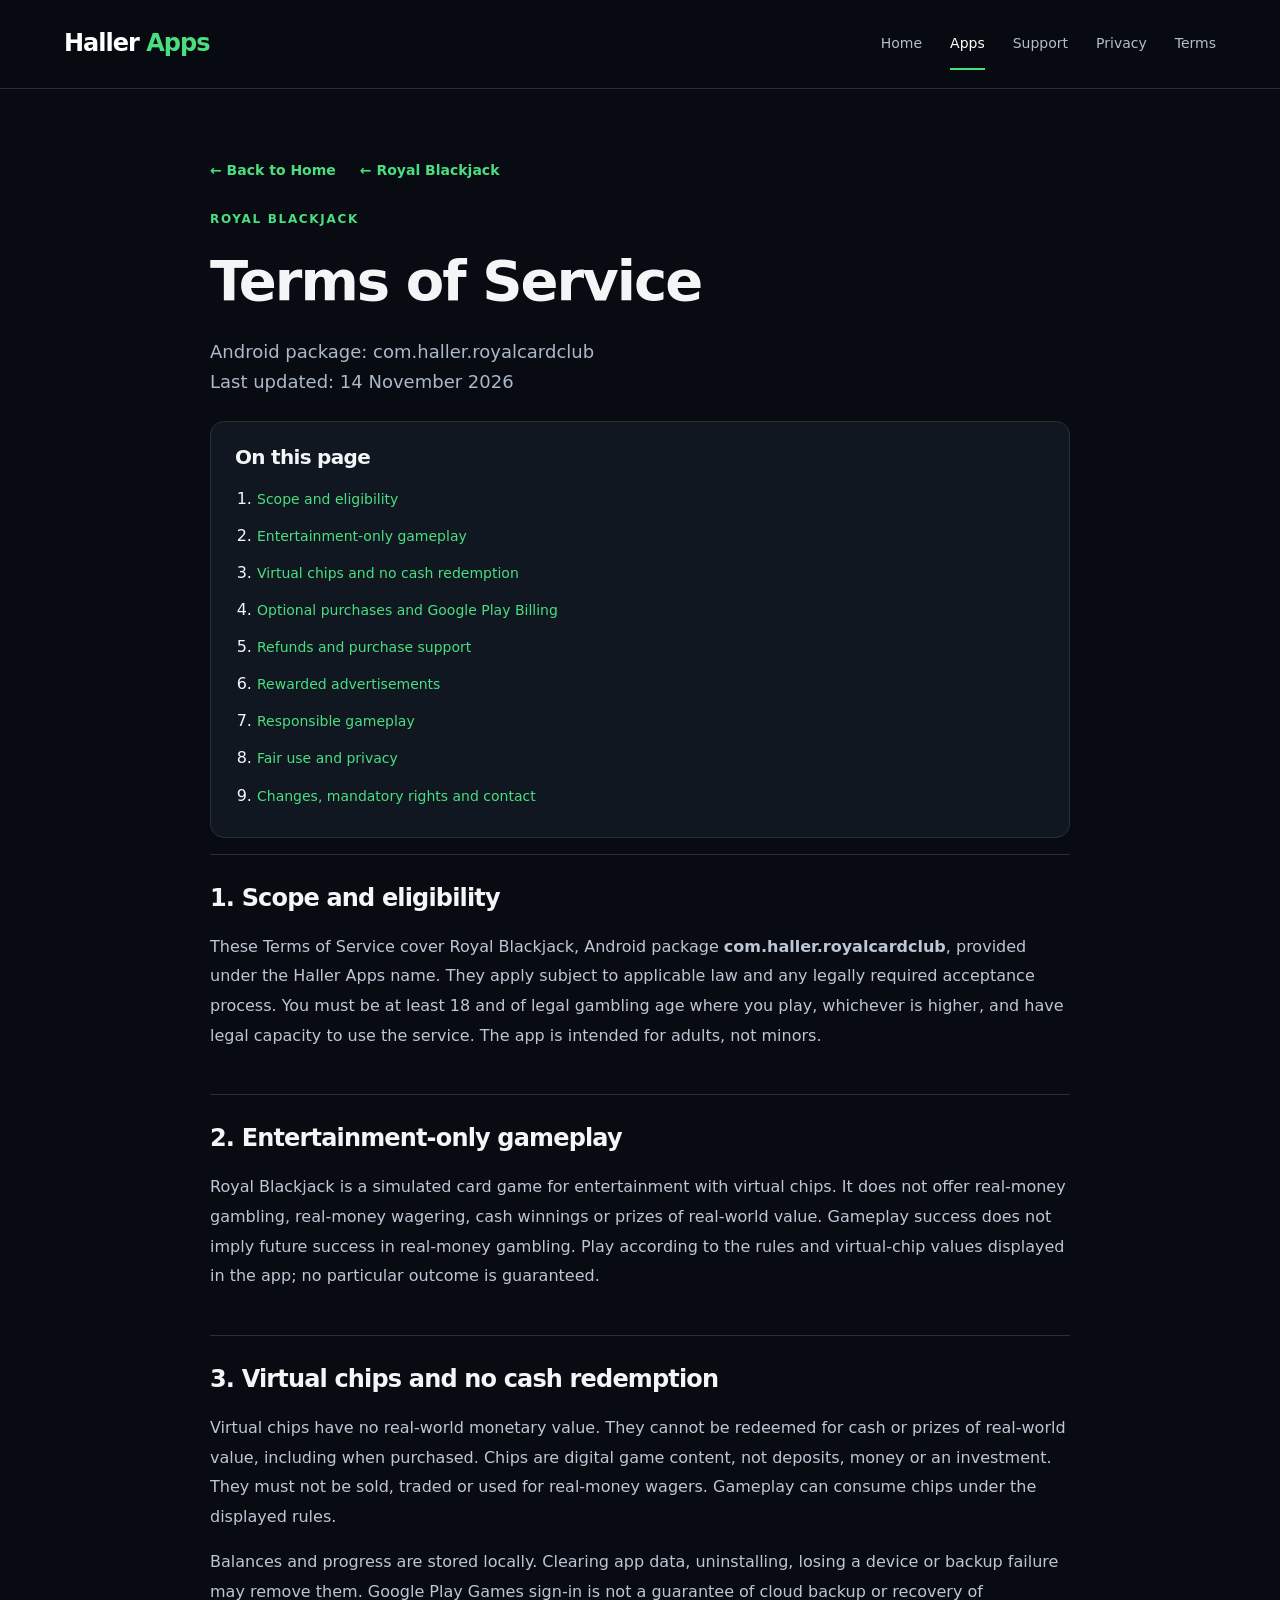
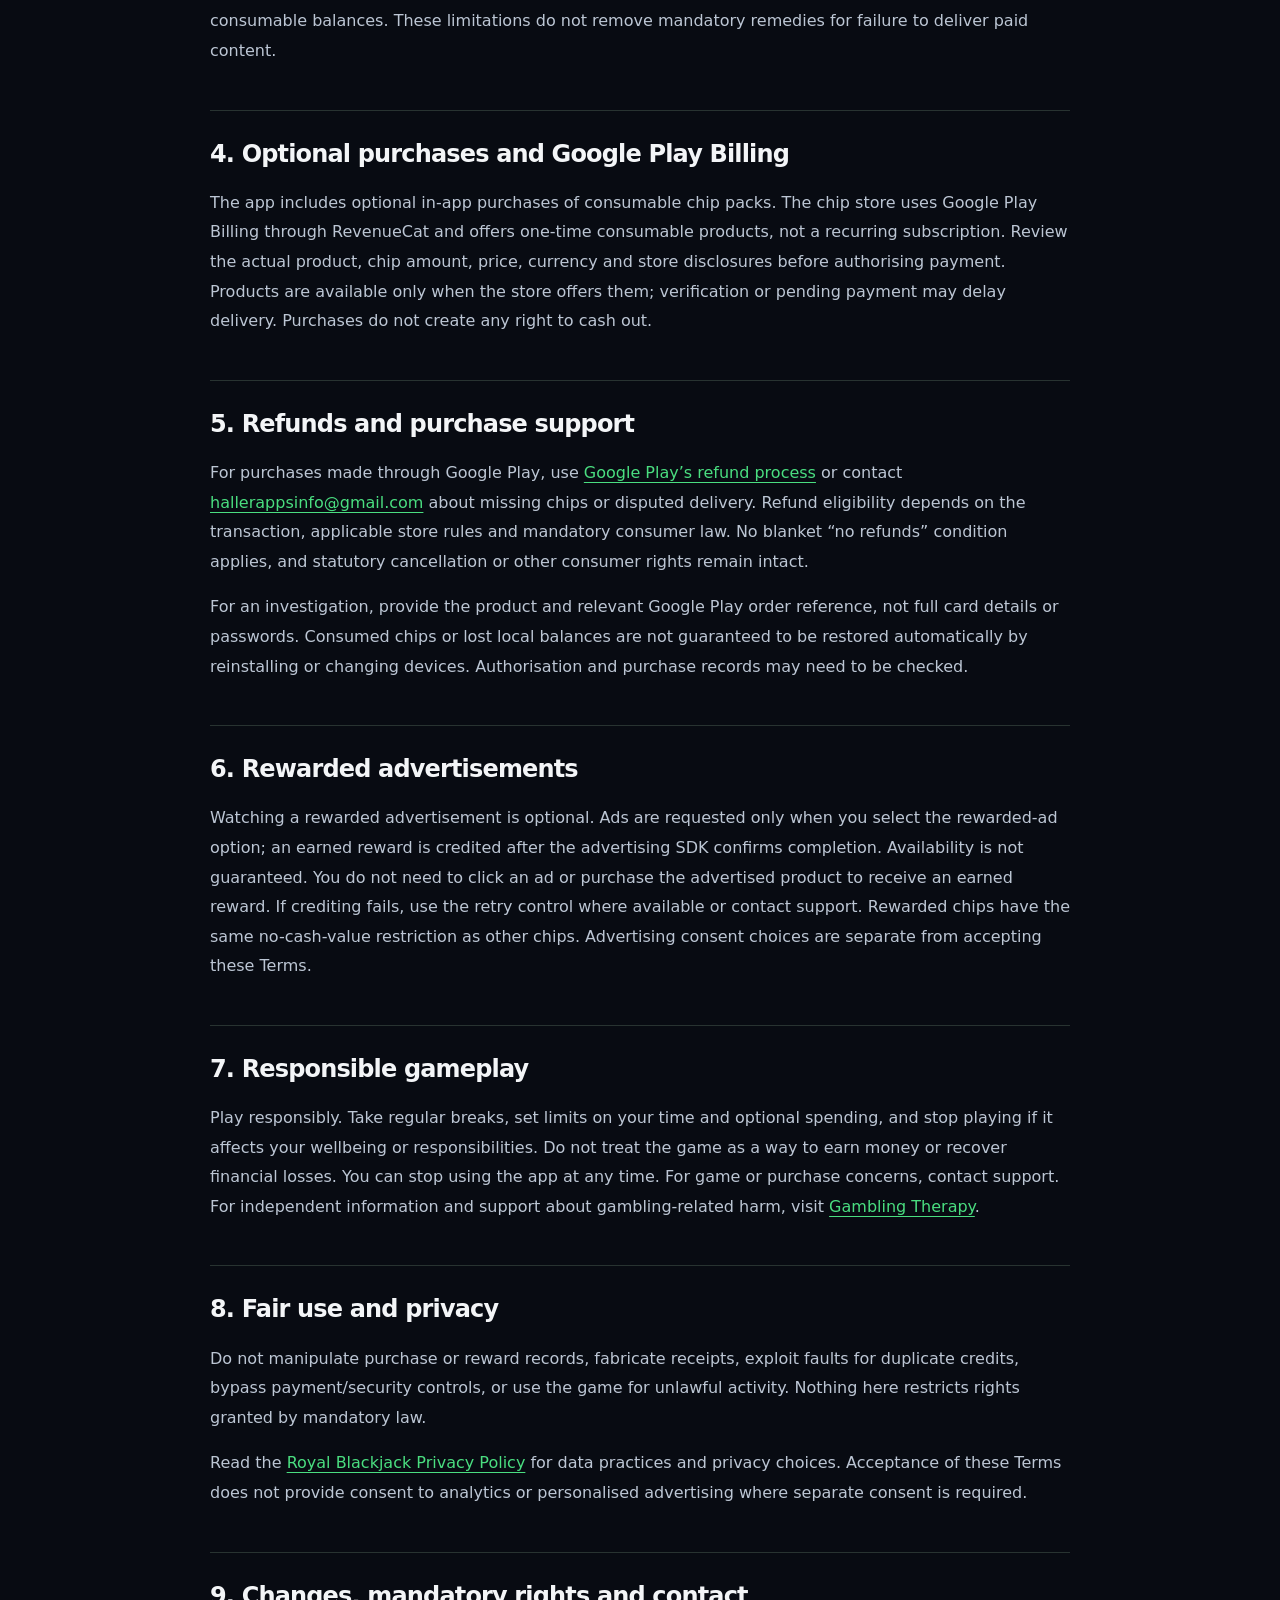
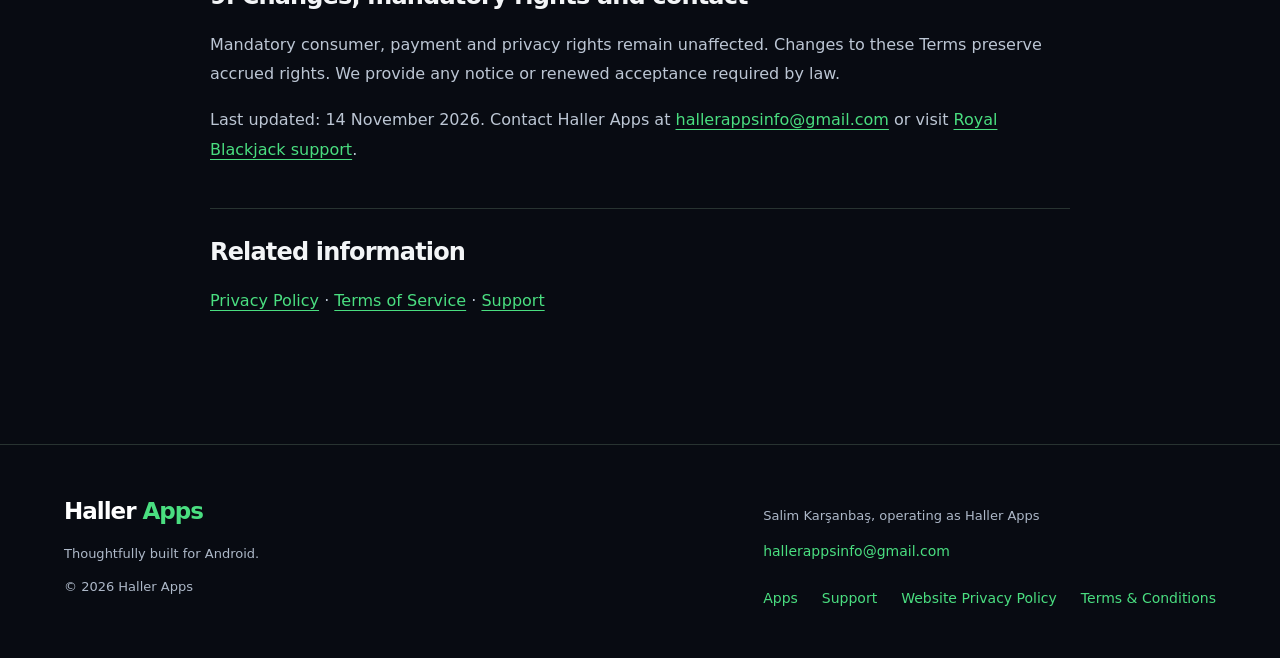
<file: apps/royal-blackjack/terms/index.html>
<!doctype html>
<html lang="en">
<head>
<meta charset="utf-8">
<meta name="viewport" content="width=device-width, initial-scale=1">
<title>Royal Blackjack Terms of Service | Haller Apps</title>
<meta name="description" content="Royal Blackjack application eligibility, virtual chips, purchases and consumer rights.">
<link rel="canonical" href="https://hallerapps.com/apps/royal-blackjack/terms/">
<meta property="og:type" content="website">
<meta property="og:site_name" content="Haller Apps">
<meta property="og:title" content="Royal Blackjack Terms of Service">
<meta property="og:description" content="Royal Blackjack application eligibility, virtual chips, purchases and consumer rights.">
<meta property="og:url" content="https://hallerapps.com/apps/royal-blackjack/terms/">
<meta property="og:image" content="https://hallerapps.com/assets/images-apps/royal-blackjack.png">
<link rel="icon" href="/assets/favicon.svg" type="image/svg+xml">
<link rel="stylesheet" href="/assets/css/style.css">
<link rel="stylesheet" href="/assets/css/legal.css">
</head>
<body class="royal-page">
<a class="skip-link" href="#main">Skip to content</a>
<header class="navbar">
<div class="container">
<a href="/" class="logo" aria-label="Haller Apps home">Haller<span> Apps</span>
</a>
<nav aria-label="Primary navigation">
<a href="/">Home</a>
<a href="/apps/">Apps</a>
<a href="/support/">Support</a>
<a href="/privacy/">Privacy</a>
<a href="/terms/">Terms</a>
</nav>
</div>
</header>
<main id="main" class="page legal-page">
<div class="back-links">
<a class="card-link" href="/">← Back to Home</a>
<a class="card-link" href="/apps/royal-blackjack/">← Royal Blackjack</a>
</div>
<div class="legal-heading">
<span class="badge">Royal Blackjack</span>
<h1>Terms of Service</h1>
</div>
<p>Android package: <span class="legal-package">com.haller.royalcardclub</span>
<br>Last updated: <time datetime="2026-11-14">14 November 2026</time>
</p>
<nav class="legal-toc" aria-label="On this page">
<h2>On this page</h2>
<ol>
<li>
<a href="#section-1">Scope and eligibility</a>
</li>
<li>
<a href="#section-2">Entertainment-only gameplay</a>
</li>
<li>
<a href="#section-3">Virtual chips and no cash redemption</a>
</li>
<li>
<a href="#section-4">Optional purchases and Google Play Billing</a>
</li>
<li>
<a href="#section-5">Refunds and purchase support</a>
</li>
<li>
<a href="#section-6">Rewarded advertisements</a>
</li>
<li>
<a href="#section-7">Responsible gameplay</a>
</li>
<li>
<a href="#section-8">Fair use and privacy</a>
</li>
<li>
<a href="#section-9">Changes, mandatory rights and contact</a>
</li>
</ol>
</nav>
<section class="support-card" aria-labelledby="section-1">
<h2 id="section-1">1. Scope and eligibility</h2>
<p>These Terms of Service cover Royal Blackjack, Android package <strong>com.haller.royalcardclub</strong>, provided under the Haller Apps name. They apply subject to applicable law and any legally required acceptance process.  You must be at least 18 and of legal gambling age where you play, whichever is higher, and have legal capacity to use the service. The app is intended for adults, not minors.</p>
</section>
<section class="support-card" aria-labelledby="section-2">
<h2 id="section-2">2. Entertainment-only gameplay</h2>
<p>Royal Blackjack is a simulated card game for entertainment with virtual chips. It does not offer real-money gambling, real-money wagering, cash winnings or prizes of real-world value. Gameplay success does not imply future success in real-money gambling. Play according to the rules and virtual-chip values displayed in the app; no particular outcome is guaranteed.</p>
</section>
<section class="support-card" aria-labelledby="section-3">
<h2 id="section-3">3. Virtual chips and no cash redemption</h2>
<p>Virtual chips have no real-world monetary value. They cannot be redeemed for cash or prizes of real-world value, including when purchased. Chips are digital game content, not deposits, money or an investment. They must not be sold, traded or used for real-money wagers. Gameplay can consume chips under the displayed rules.</p>
<p>Balances and progress are stored locally. Clearing app data, uninstalling, losing a device or backup failure may remove them. Google Play Games sign-in is not a guarantee of cloud backup or recovery of consumable balances. These limitations do not remove mandatory remedies for failure to deliver paid content.</p>
</section>
<section class="support-card" aria-labelledby="section-4">
<h2 id="section-4">4. Optional purchases and Google Play Billing</h2>
<p>The app includes optional in-app purchases of consumable chip packs. The chip store uses Google Play Billing through RevenueCat and offers one-time consumable products, not a recurring subscription. Review the actual product, chip amount, price, currency and store disclosures before authorising payment. Products are available only when the store offers them; verification or pending payment may delay delivery. Purchases do not create any right to cash out.</p>
</section>
<section class="support-card" aria-labelledby="section-5">
<h2 id="section-5">5. Refunds and purchase support</h2>
<p>For purchases made through Google Play, use <a href="https://support.google.com/googleplay/answer/2479637?hl=en">Google Play’s refund process</a> or contact <a href="mailto:hallerappsinfo@gmail.com">hallerappsinfo@gmail.com</a> about missing chips or disputed delivery. Refund eligibility depends on the transaction, applicable store rules and mandatory consumer law. No blanket “no refunds” condition applies, and statutory cancellation or other consumer rights remain intact.</p>
<p>For an investigation, provide the product and relevant Google Play order reference, not full card details or passwords. Consumed chips or lost local balances are not guaranteed to be restored automatically by reinstalling or changing devices. Authorisation and purchase records may need to be checked.</p>
</section>
<section class="support-card" aria-labelledby="section-6">
<h2 id="section-6">6. Rewarded advertisements</h2>
<p>Watching a rewarded advertisement is optional. Ads are requested only when you select the rewarded-ad option; an earned reward is credited after the advertising SDK confirms completion. Availability is not guaranteed. You do not need to click an ad or purchase the advertised product to receive an earned reward. If crediting fails, use the retry control where available or contact support. Rewarded chips have the same no-cash-value restriction as other chips. Advertising consent choices are separate from accepting these Terms.</p>
</section>
<section class="support-card" aria-labelledby="section-7">
<h2 id="section-7">7. Responsible gameplay</h2>
<p>Play responsibly. Take regular breaks, set limits on your time and optional spending, and stop playing if it affects your wellbeing or responsibilities. Do not treat the game as a way to earn money or recover financial losses. You can stop using the app at any time. For game or purchase concerns, contact support. For independent information and support about gambling-related harm, visit <a href="https://gamblingtherapy.org/">Gambling Therapy</a>. </p>
</section>
<section class="support-card" aria-labelledby="section-8">
<h2 id="section-8">8. Fair use and privacy</h2>
<p>Do not manipulate purchase or reward records, fabricate receipts, exploit faults for duplicate credits, bypass payment/security controls, or use the game for unlawful activity. Nothing here restricts rights granted by mandatory law.</p>
<p>Read the <a href="/apps/royal-blackjack/privacy/">Royal Blackjack Privacy Policy</a> for data practices and privacy choices. Acceptance of these Terms does not provide consent to analytics or personalised advertising where separate consent is required.</p>
</section>
<section class="support-card" aria-labelledby="section-9">
<h2 id="section-9">9. Changes, mandatory rights and contact</h2>
<p>Mandatory consumer, payment and privacy rights remain unaffected. Changes to these Terms preserve accrued rights. We provide any notice or renewed acceptance required by law.</p>
<p>Last updated: <time datetime="2026-11-14">14 November 2026</time>. Contact Haller Apps at <a href="mailto:hallerappsinfo@gmail.com">hallerappsinfo@gmail.com</a> or visit <a href="/support/#royal-blackjack-support">Royal Blackjack support</a>. </p>
</section>
<div class="support-card">
<h2>Related information</h2>
<p>
<a href="/apps/royal-blackjack/privacy/">Privacy Policy</a> · <a href="/apps/royal-blackjack/terms/">Terms of Service</a> · <a href="/support/#royal-blackjack-support">Support</a>
</p>
</div>
</main>
<footer>
<div class="container footer-grid">
<div>
<a class="logo" href="/">Haller<span> Apps</span>
</a>
<p>Thoughtfully built for Android.</p>
<p>© 2026 Haller Apps</p>
</div>
<div>
<p>Salim Karşanbaş, operating as Haller Apps</p>
<a href="mailto:hallerappsinfo@gmail.com">hallerappsinfo@gmail.com</a>
<div class="footer-links">
<a href="/apps/">Apps</a>
<a href="/support/">Support</a>
<a href="/privacy/">Website Privacy Policy</a>
<a href="/terms/">Terms &amp; Conditions</a>
</div>
</div>
</div>
</footer>
<script src="/assets/js/main.js" defer>
</script>
</body>
</html>
</file>
<file: assets/css/style.css>
@import url('variables.css');
*{box-sizing:border-box}
html{scroll-behavior:smooth;scroll-padding-top:120px}
body{margin:0;background:var(--bg);color:#f3f5f7;font-family:Inter,ui-sans-serif,system-ui,-apple-system,BlinkMacSystemFont,'Segoe UI',sans-serif;line-height:1.65}
a{color:var(--primary);text-underline-offset:4px}
a:hover{color:#a1f4be}
a:focus-visible,button:focus-visible{outline:3px solid var(--primary);outline-offset:5px}
h1,h2,h3,p{margin:0}
h1,h2,h3{line-height:1.15;letter-spacing:-.035em}
p{color:#adb8c8}
img{max-width:100%}
.container{width:min(1180px,90%);margin-inline:auto}
.navbar{position:sticky;top:0;z-index:10;background:#080b12ed;backdrop-filter:blur(20px);border-bottom:1px solid #25302e}
.navbar .container{min-height:88px;display:flex;align-items:center;justify-content:space-between;gap:24px}
.logo{font-size:24px;font-weight:800;letter-spacing:-1px;color:#fff;text-decoration:none;white-space:nowrap}
.logo span{color:var(--primary)}
.navbar nav{display:flex;gap:28px;flex-wrap:wrap;justify-content:center}
.navbar nav a{color:#b4bdca;font-size:14px;font-weight:500;text-decoration:none;padding:14px 0;transition:color .15s}
.navbar nav a:hover,.navbar nav a[aria-current]{color:#fff}
.navbar nav a[aria-current]{box-shadow:inset 0 -2px var(--primary)}
.hero{width:min(980px,90%);margin:0 auto;padding:100px 0 80px;text-align:center}
.eyebrow,.badge{display:inline-block;color:var(--primary);text-transform:uppercase;font-size:12px;letter-spacing:.14em;font-weight:700}
.hero h1{font-size:clamp(42px,6.5vw,82px);font-weight:750;margin:24px auto;max-width:930px}
.hero p{font-size:20px;max-width:660px;margin:0 auto}
.button{display:inline-flex;align-items:center;justify-content:center;padding:14px 25px;min-height:48px;border-radius:10px;background:var(--primary);color:#082013;text-decoration:none;font-size:14px;font-weight:750;line-height:1.4;margin-top:28px;transition:background .15s,transform .15s}
.button:hover{background:#83eda7;color:#082013;transform:translateY(-2px)}
.app-catalog{margin:0 auto 100px}
.catalog-heading{margin-bottom:32px;border-top:1px solid #25302e;padding-top:32px}
.catalog-heading h2{font-size:34px;margin-top:12px}
.app-grid{display:grid;grid-template-columns:repeat(3,minmax(0,1fr));gap:22px}
.card{background:linear-gradient(140deg,#14201e,#101722 60%);border:1px solid #26332f;border-radius:18px;padding:28px;min-width:0;display:flex;flex-direction:column}
.app-card-featured{border-color:#428c5c;background:linear-gradient(140deg,#173425,#101722 75%)}
.app-card-top{display:flex;gap:18px;align-items:center;margin-bottom:28px}
.catalog-icon{width:80px;height:80px;object-fit:contain;border-radius:18px;flex-shrink:0}
.catalog-featured{font-size:12px;color:#8cecaa;line-height:1.5}
.card-content h2,.card-content h3{font-size:23px;line-height:1.3;margin-bottom:14px}
.card-content p{font-size:15px;margin-bottom:26px}
.app-actions{margin-top:auto;display:flex;flex-direction:column;align-items:flex-start;gap:16px}
.app-actions .button{margin:0}
.app-card-links{display:flex;flex-direction:column;align-items:flex-start;gap:10px;width:100%;padding-top:4px}
.card-link{font-size:14px;font-weight:650;text-decoration:none;display:inline-flex;align-items:center;gap:4px;line-height:1.4}
.card-link:hover{text-decoration:underline}
.back-links{display:flex;flex-wrap:wrap;gap:12px 24px;align-items:center;margin-bottom:24px}
.page{width:min(860px,90%);margin:72px auto 100px}
.page>h1{font-size:clamp(38px,6vw,58px);margin:18px 0 22px}
.page>p{font-size:18px;margin-bottom:24px}
.support-card{border:1px solid #283331;background:#101720;border-radius:16px;padding:32px;margin-top:24px}
.support-card h2{font-size:24px;line-height:1.3;margin-bottom:18px}
.support-card p+p{margin-top:16px}
.support-card ul{padding-left:22px;color:#adb8c8}
.support-card li{padding:4px 0}
.support-card li::marker{color:var(--primary)}
.support-card .button{color:#082013}
.legal-links{display:flex;gap:18px 24px;flex-wrap:wrap}
.updated{font-size:14px!important}
.legal-page p{overflow-wrap:anywhere}
.legal-page .support-card{background:transparent;border:0;border-top:1px solid #283331;border-radius:0;padding:28px 0;margin-top:16px}
.legal-page .legal-toc{display:block;padding:24px;background:#101720;border:1px solid #283331;border-radius:14px}
.legal-toc ol{padding-left:22px}
.legal-toc a{display:inline-block;padding:5px 0}
.legal-heading h1{font-size:clamp(36px,5vw,56px);margin:18px 0 24px}
.policy-block{margin-bottom:32px}
.policy-block h3{font-size:21px;margin:24px 0 16px}
.policy-block ul{color:#adb8c8}
.footer-grid{display:grid;grid-template-columns:1fr 1fr;gap:40px}
.footer-grid>div:last-child{justify-self:end}
.footer-grid p{font-size:13px;margin:12px 0}
.footer-grid a{font-size:14px}
.footer-grid .logo{font-size:23px}
.footer-links{display:flex;gap:24px;flex-wrap:wrap;margin-top:22px}
footer{border-top:1px solid #283331;padding:48px 0;color:#adb8c8}
footer a{text-decoration:none}
.royal-hero{position:relative;background:radial-gradient(ellipse at center,#12302288,transparent 70%);padding-top:55px;padding-bottom:58px}
.royal-hero-icon{display:block;object-fit:contain;border-radius:26px;margin:28px auto}
.royal-eyebrow{font-size:12px!important;color:var(--primary);letter-spacing:.07em;text-transform:uppercase}
.royal-hero h1{font-size:clamp(42px,6vw,72px)}
.royal-hero h1 span{display:block;font-size:.7em;margin-top:10px}
.royal-summary{font-size:14px!important;max-width:650px!important;margin-top:22px!important;color:#d9e2de}
.royal-secondary{display:block;font-size:13px;margin-top:22px}
.royal-quick-links{display:flex;justify-content:center;gap:16px 24px;flex-wrap:wrap;margin-top:24px;font-size:14px}
.game-features{display:grid;grid-template-columns:repeat(3,minmax(0,1fr));border-block:1px solid #283331;padding-block:32px;gap:36px}
.game-features h2{font-size:24px;margin:14px 0}
.game-features p{font-size:15px}
.royal-details{margin-top:44px}
.royal-information{border-color:#428c5c;background:linear-gradient(155deg,#12291f,#101720 65%)}
.royal-information .badge{margin-bottom:14px}
.royal-disclaimer-lead{color:#d9e2de;font-size:16px;margin-bottom:24px;line-height:1.7}
.disclaimer-list{list-style:none;padding:0;margin:0;display:grid;gap:18px}
.disclaimer-item{background:#0c131b;border:1px solid #24382f;border-radius:12px;padding:20px 22px}
.disclaimer-item h3{font-size:16px;font-weight:700;color:#fff;margin-bottom:8px;letter-spacing:-.015em}
.disclaimer-item p{font-size:15px;line-height:1.75;color:#c2ccd8;margin:0}
.disclaimer-item p+p{margin-top:10px}
.disclaimer-item a{text-decoration:underline}
.sr-only{position:absolute;width:1px;height:1px;overflow:hidden;clip-path:inset(50%);white-space:nowrap}
.skip-link{position:fixed;top:-100px;left:16px;background:#4ade80;color:#082013;padding:12px;z-index:100}
.skip-link:focus{top:10px}
#applications,#responsible-play,#important-information,#royal-blackjack-support{scroll-margin-top:120px}

@media(max-width:1000px){.app-grid{grid-template-columns:repeat(2,minmax(0,1fr))}
.hero{padding:72px 0 60px}
}

@media(max-width:600px){.navbar .container{min-height:auto;flex-direction:column;justify-content:center;gap:6px;padding:14px 0}
.navbar nav{gap:6px 18px;width:100%;justify-content:center}
.navbar nav a{padding:8px 2px;font-size:13px}
.hero{padding:52px 0}
.hero p{font-size:17px}
.hero h1{letter-spacing:-.045em}
.app-grid,.game-features,.footer-grid{grid-template-columns:1fr}
.card{padding:24px}
.catalog-heading h2{font-size:29px}
.page{margin:44px auto 64px}
.support-card{padding:24px}
.support-card h2{font-size:22px}
.disclaimer-item{padding:18px}
.footer-grid>div:last-child{justify-self:start}
.footer-grid{gap:24px}
.footer-links{gap:14px 20px}
.legal-links{flex-direction:column;align-items:flex-start}
.royal-hero{padding-top:30px}
.royal-quick-links{gap:14px 20px}
.game-features{gap:26px}
.app-catalog{margin-bottom:64px}
.support-card p{font-size:16px}
}

@media(prefers-reduced-motion:reduce){html{scroll-behavior:auto}
*{transition:none!important;animation:none!important}
}
</file>
<file: assets/css/legal.css>
/* Legal pages share the site typography and navigation. */
.legal-package{overflow-wrap:anywhere}
.legal-page h2{scroll-margin-top:125px}
.legal-toc h2{font-size:20px;margin-bottom:14px}
.legal-page .support-card a{text-decoration:underline}
.legal-page .legal-toc a{font-size:14px;text-decoration:none}
.legal-page .legal-toc a:hover{text-decoration:underline}
.legal-page .legal-toc ol{margin:0;display:grid;gap:4px}
.legal-page .support-card p,.legal-page .support-card li{line-height:1.85;color:#bcc6d4}
.legal-page .support-card ul{margin:14px 0 0;display:grid;gap:8px}
.legal-highlight{background:#0e1d18!important;border:1px solid #356e4c!important;border-radius:14px!important;padding:28px!important;margin-top:24px!important}
.legal-highlight h2{color:#fff}
.policy-header{display:flex;justify-content:space-between;align-items:center;flex-wrap:wrap;gap:8px 16px;border-bottom:1px solid var(--card-border);padding-bottom:16px;margin-bottom:24px}
.policy-header h2{margin:0;font-size:22px}
.policy-updated{font-size:13px;color:var(--text-secondary)}
</file>
